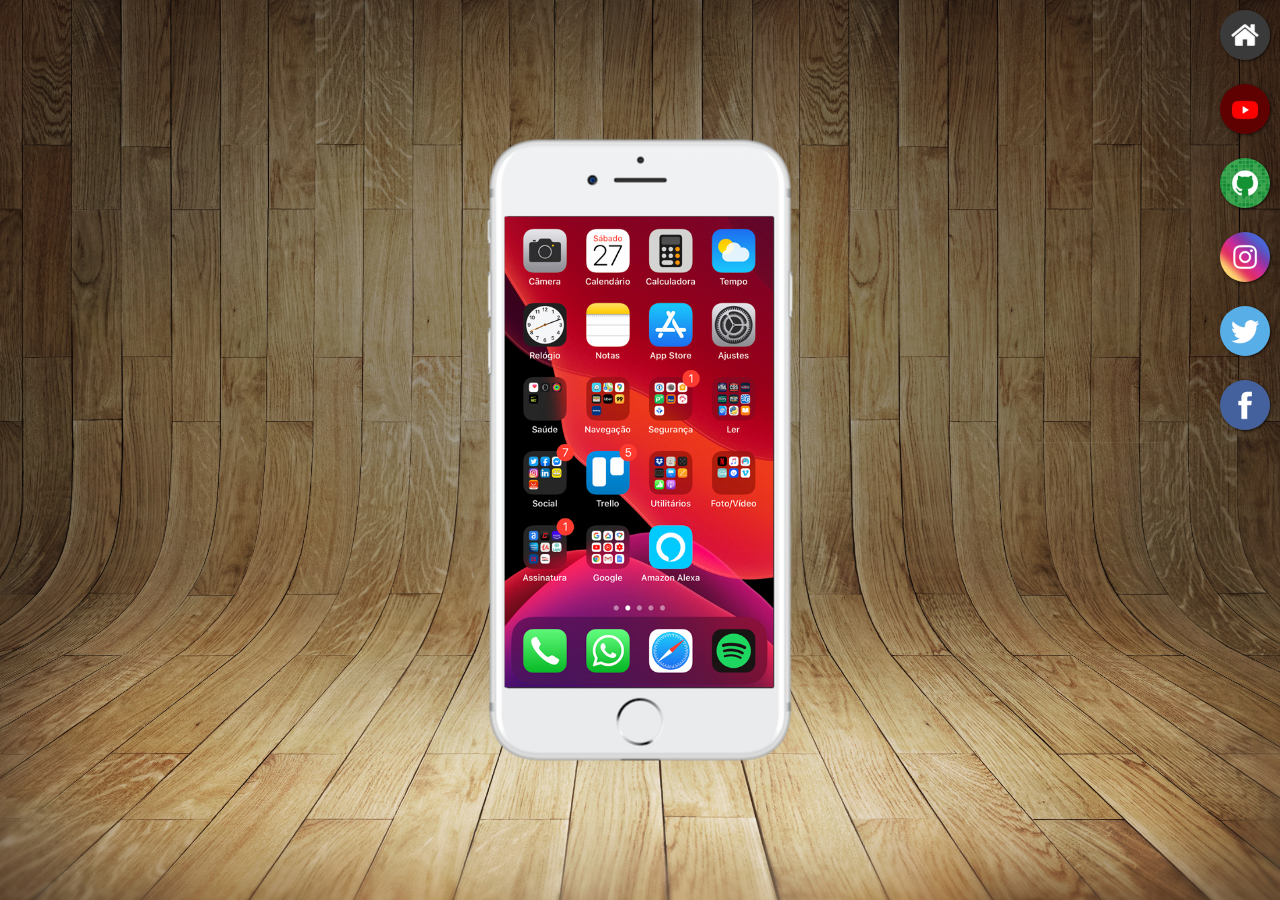
<file: index.html>
<!DOCTYPE html>
<html lang="en">
<head>
    <meta charset="UTF-8">
    <meta name="viewport" content="width=device-width, initial-scale=1.0">
    <title>Projeto Redes Sociais</title>
    <link rel="shortcut icon" href="favicon.ico" type="image/x-icon">
    <link rel="stylesheet" href="style.css">
</head>
<body>
    <main>
        <section id="telefone">
            <iframe src="home.html" name="tela" id="tela" frameborder="0"></iframe>
        </section>


        <section id="menu">
                <a href="home.html" target="tela"><img src="imagens/logo-home.jpg" alt="" class="logo"></a> <br>
                <a href="youtube.html" target="tela"><img src="imagens/logo-youtube.jpg" alt="" class="logo"></a> <br>
                <a href="github.html" target="tela"><img src="imagens/logo-github.jpg" alt="" class="logo"></a> <br>
                <a href="instagram.html" target="tela"><img src="imagens/logo-instagram.jpg" alt="" class="logo"></a> <br>
                <a href="twitter.html" target="tela"><img src="imagens/logo-twitter.jpg" alt="" class="logo"></a> <br>
                <a href="facebook.html" target="tela"><img src="imagens/logo-facebook.jpg" alt="" class="logo"></a> <br>
        </section>
    </main>
</body>
</html>
</file>
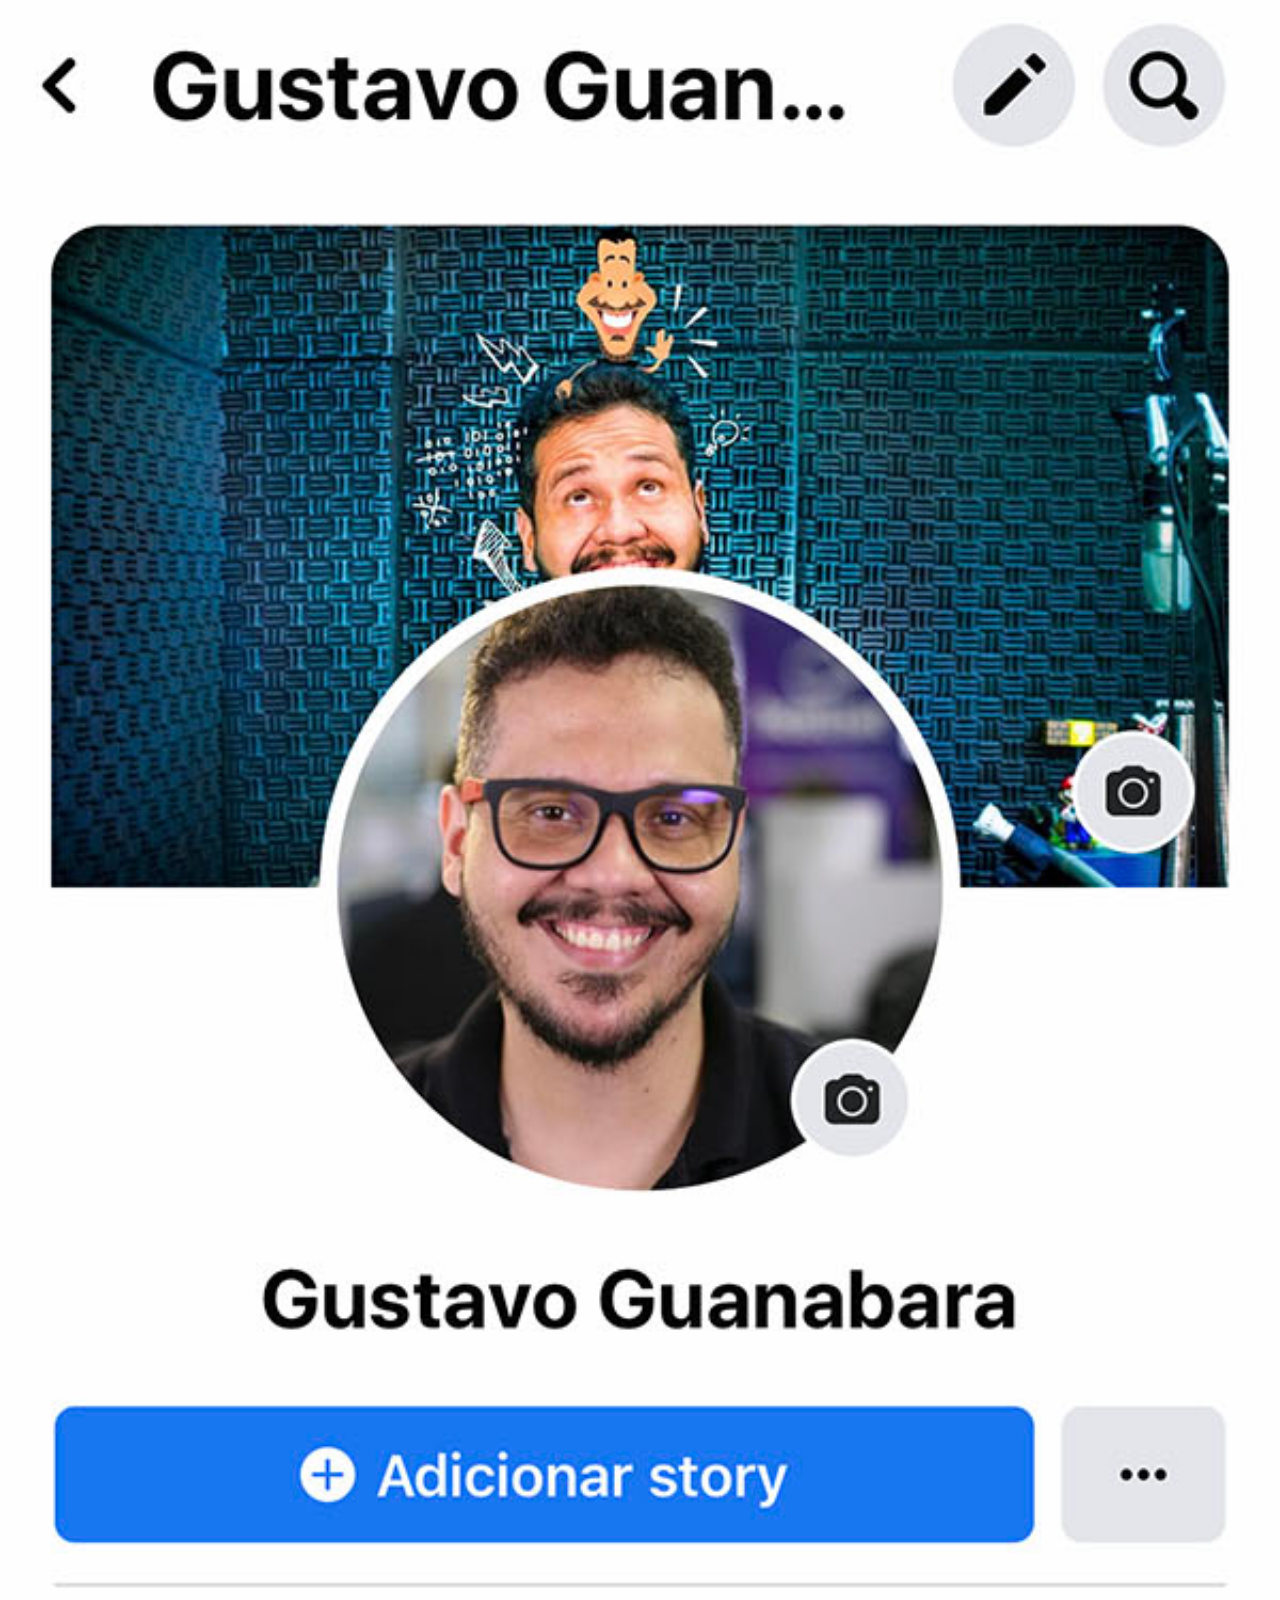
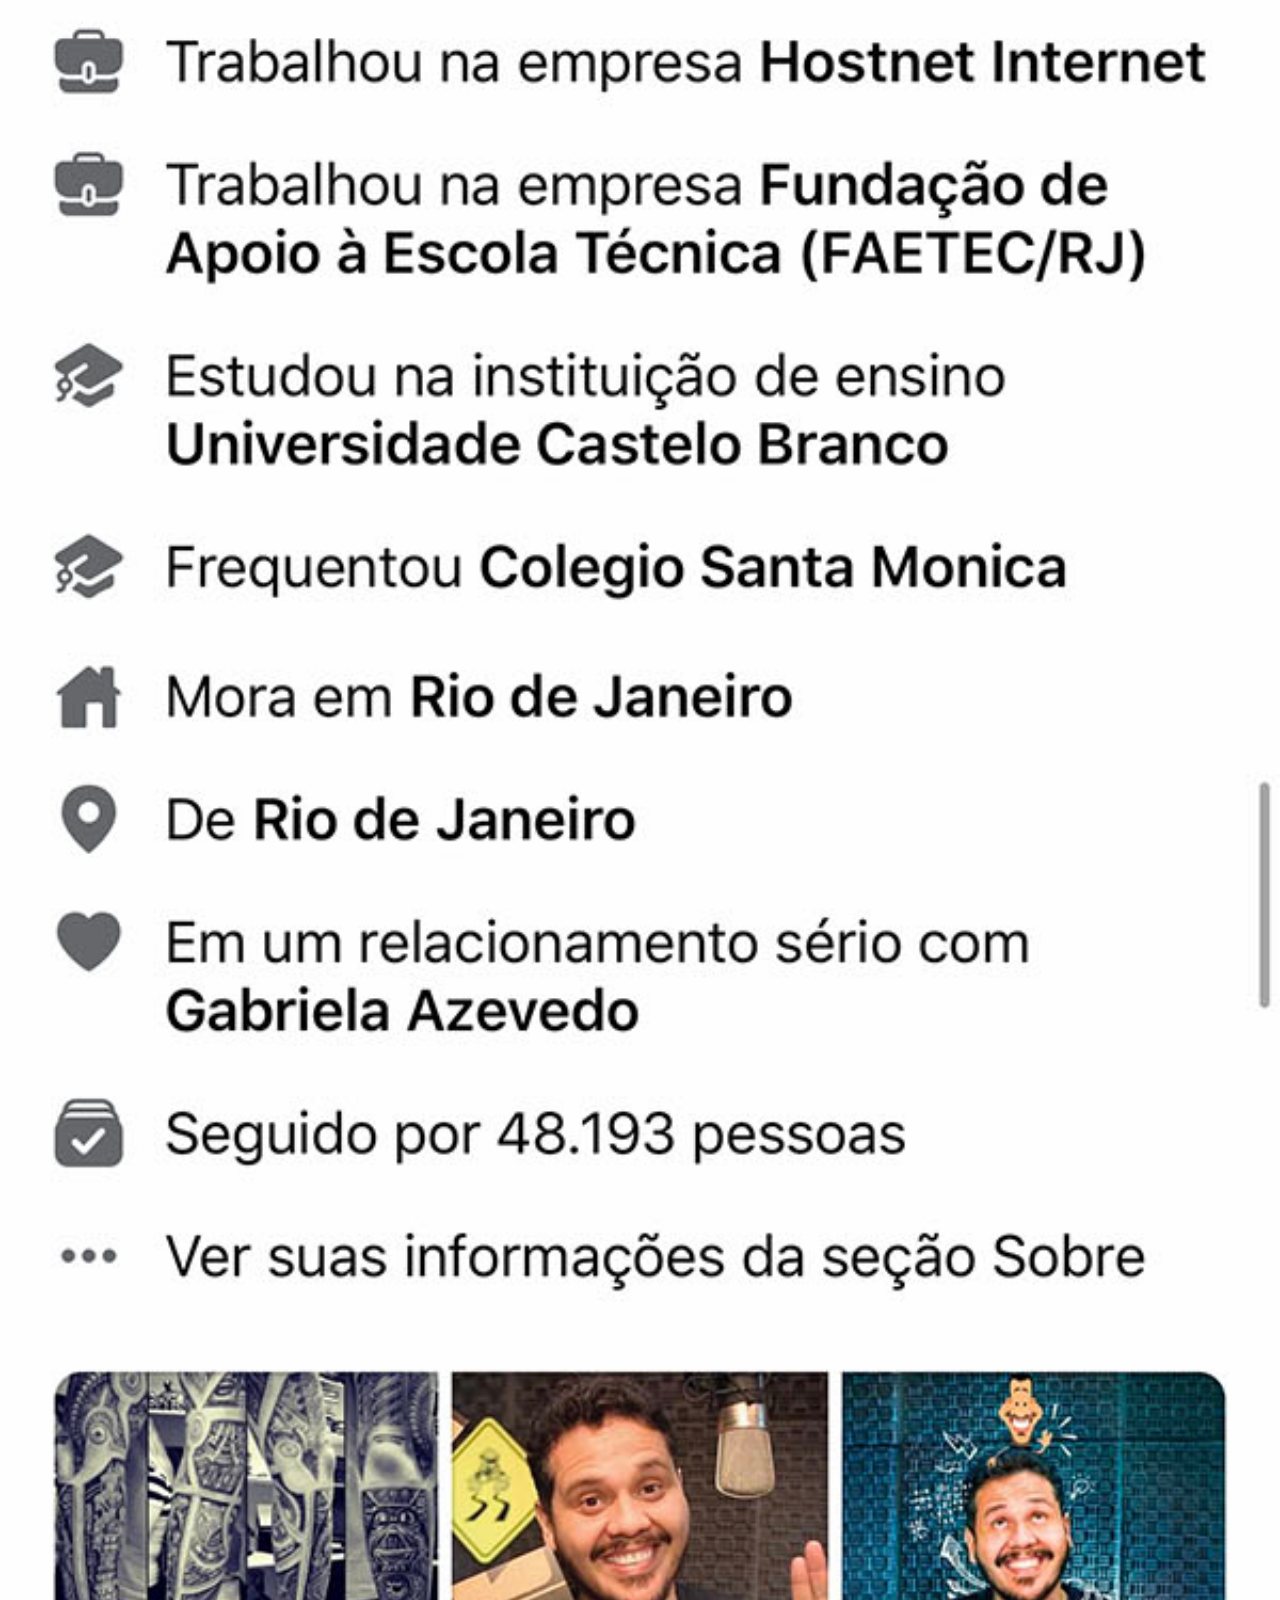
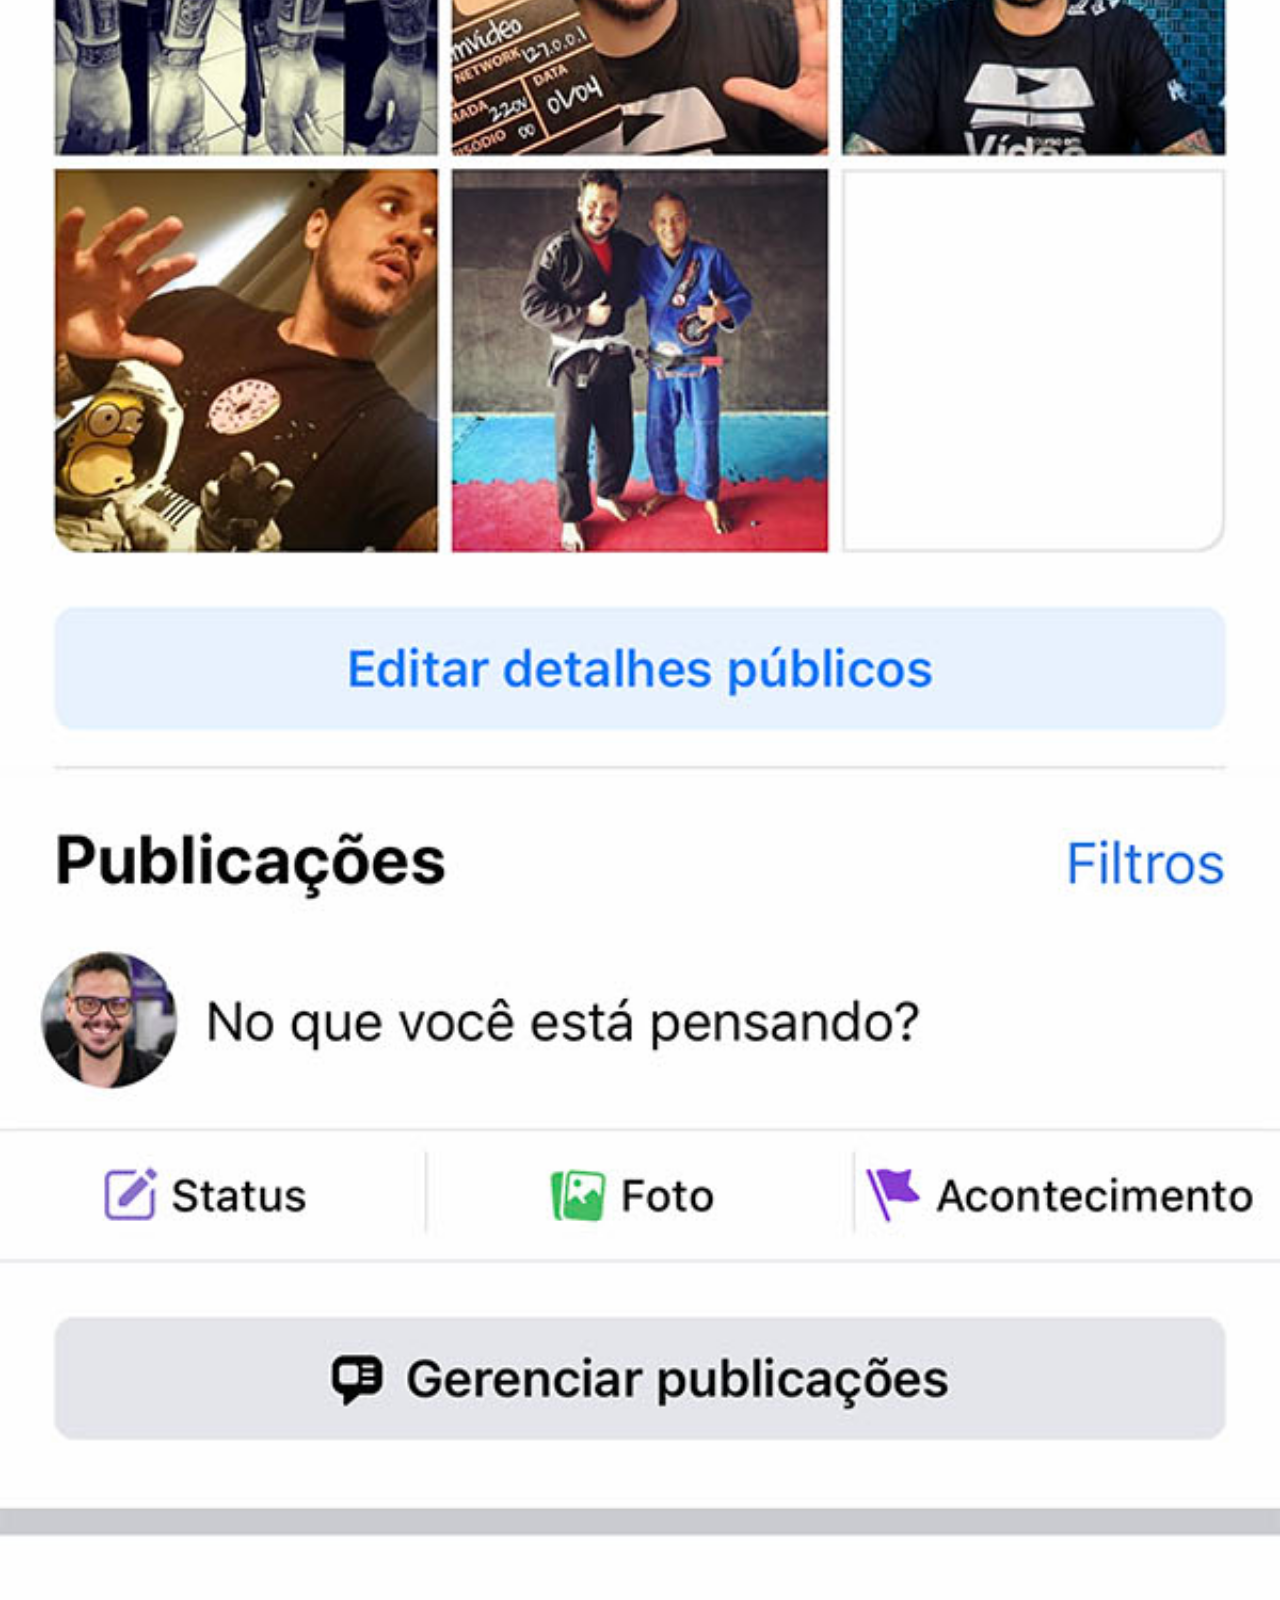
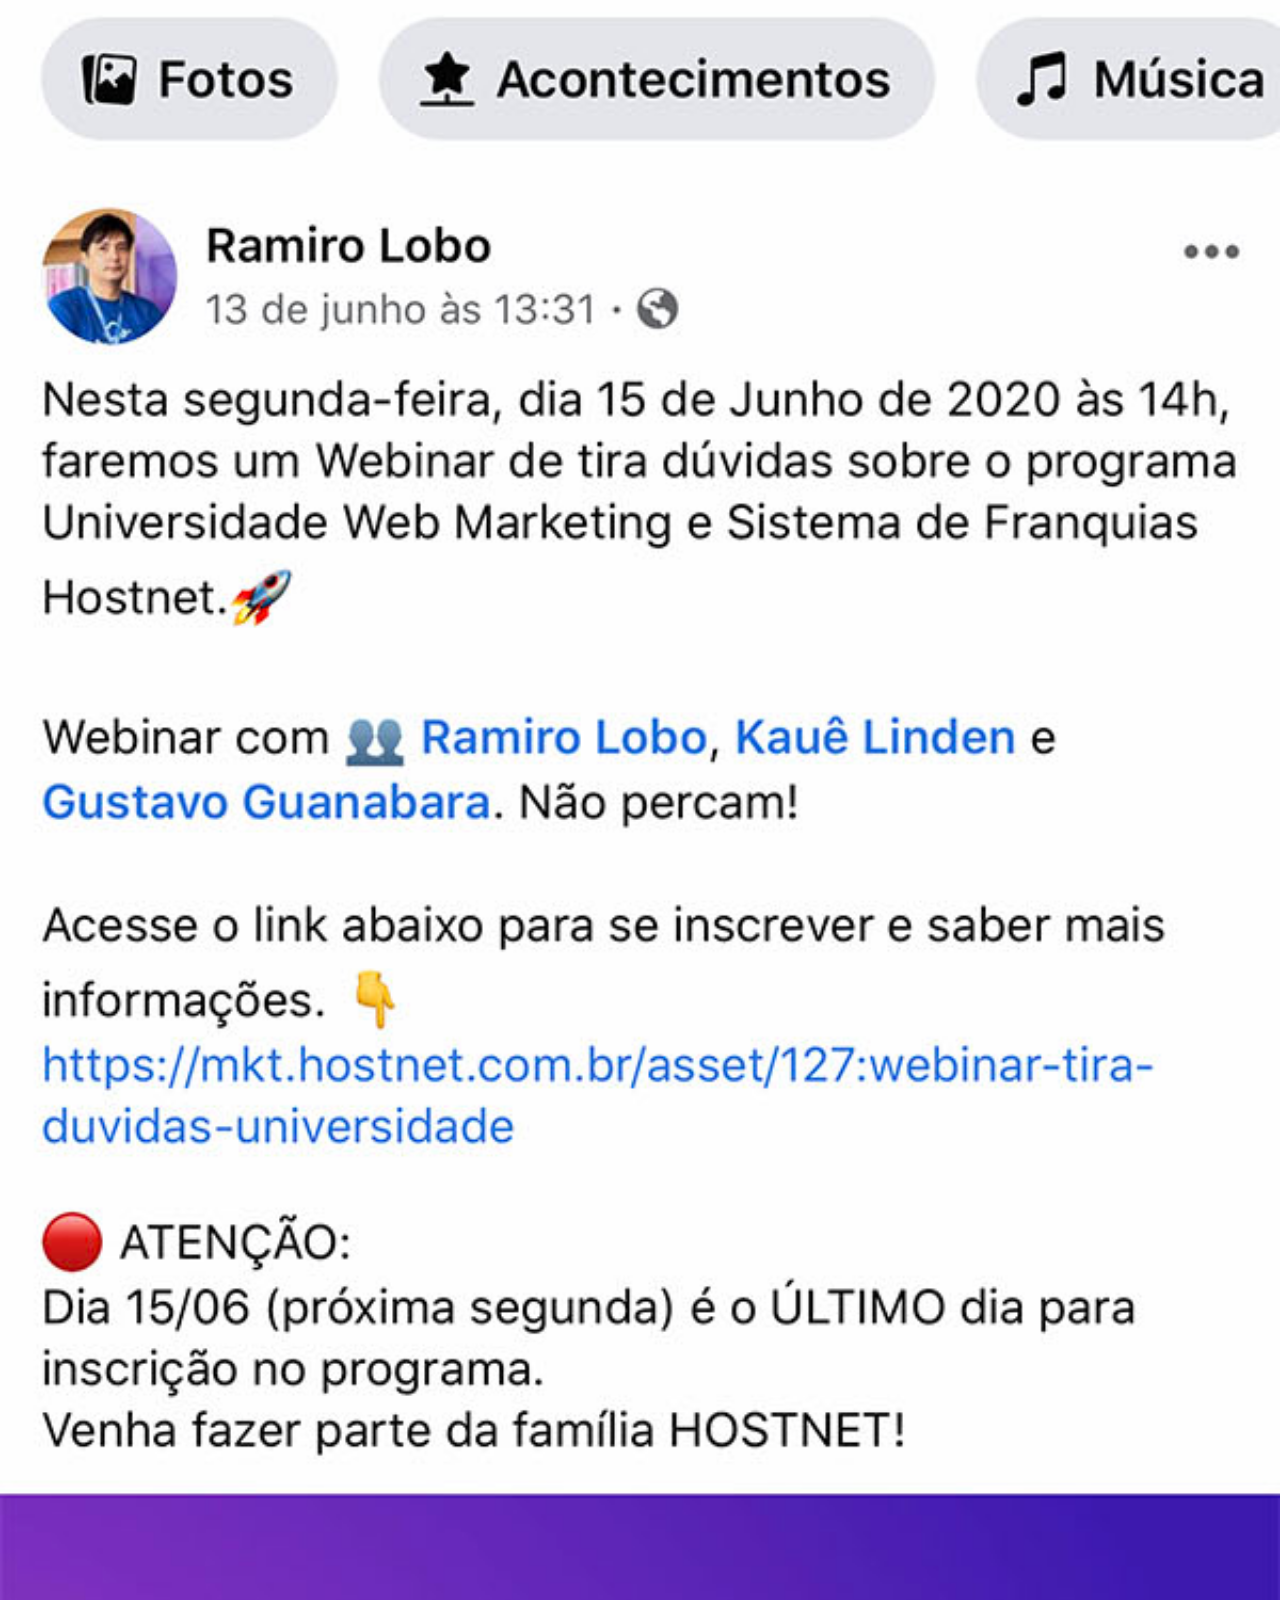
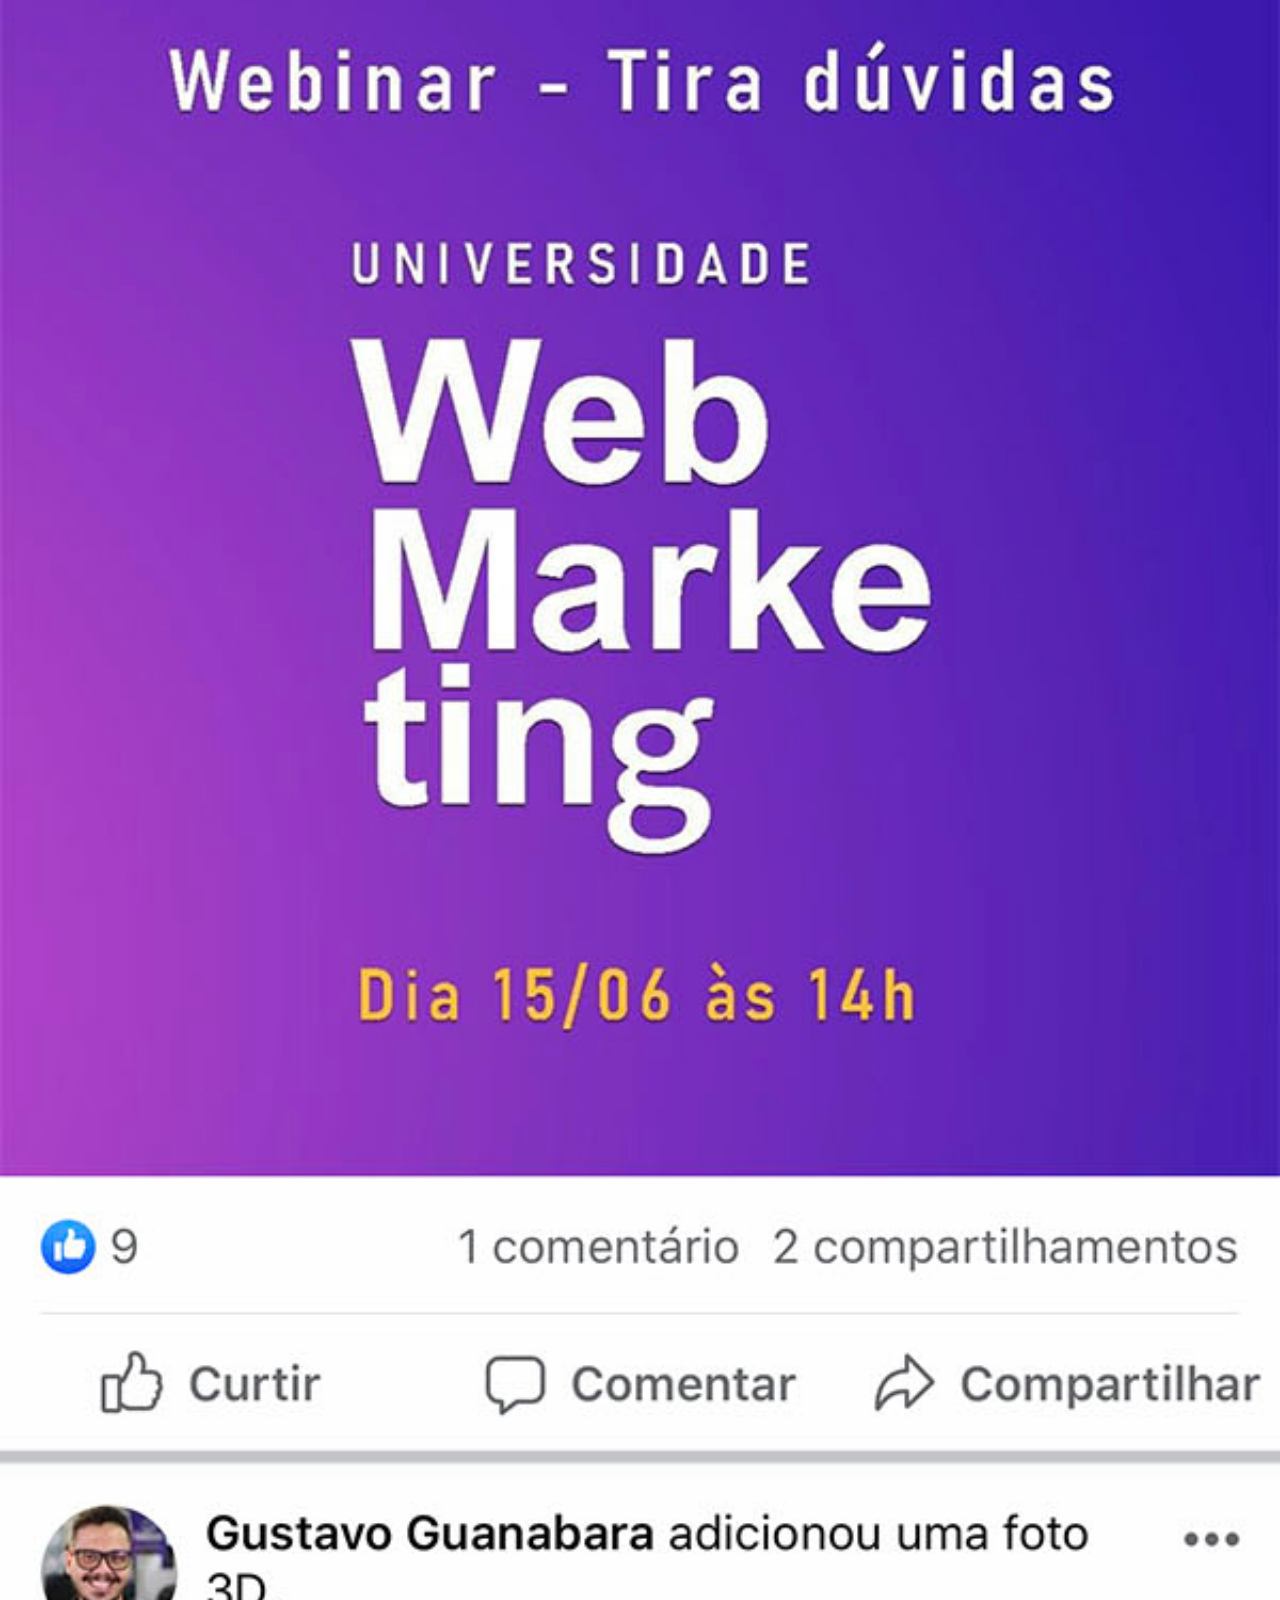
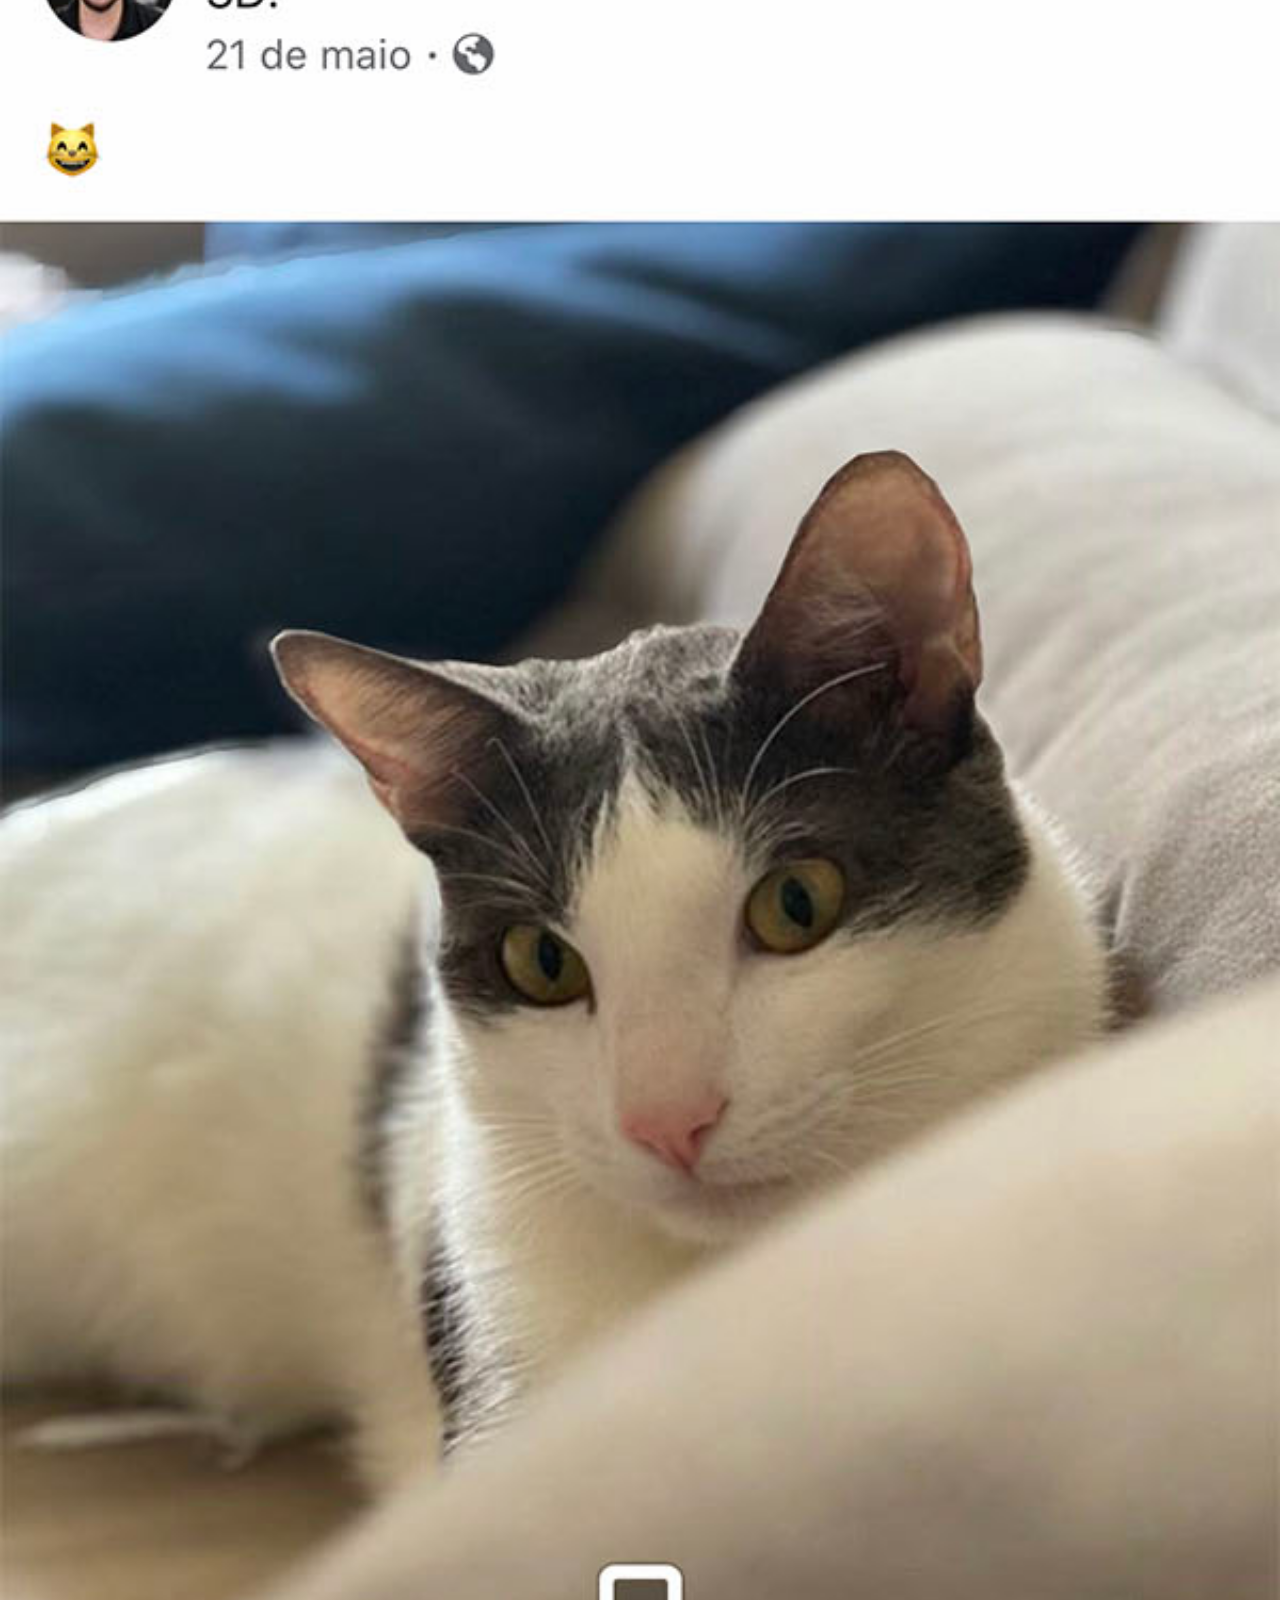
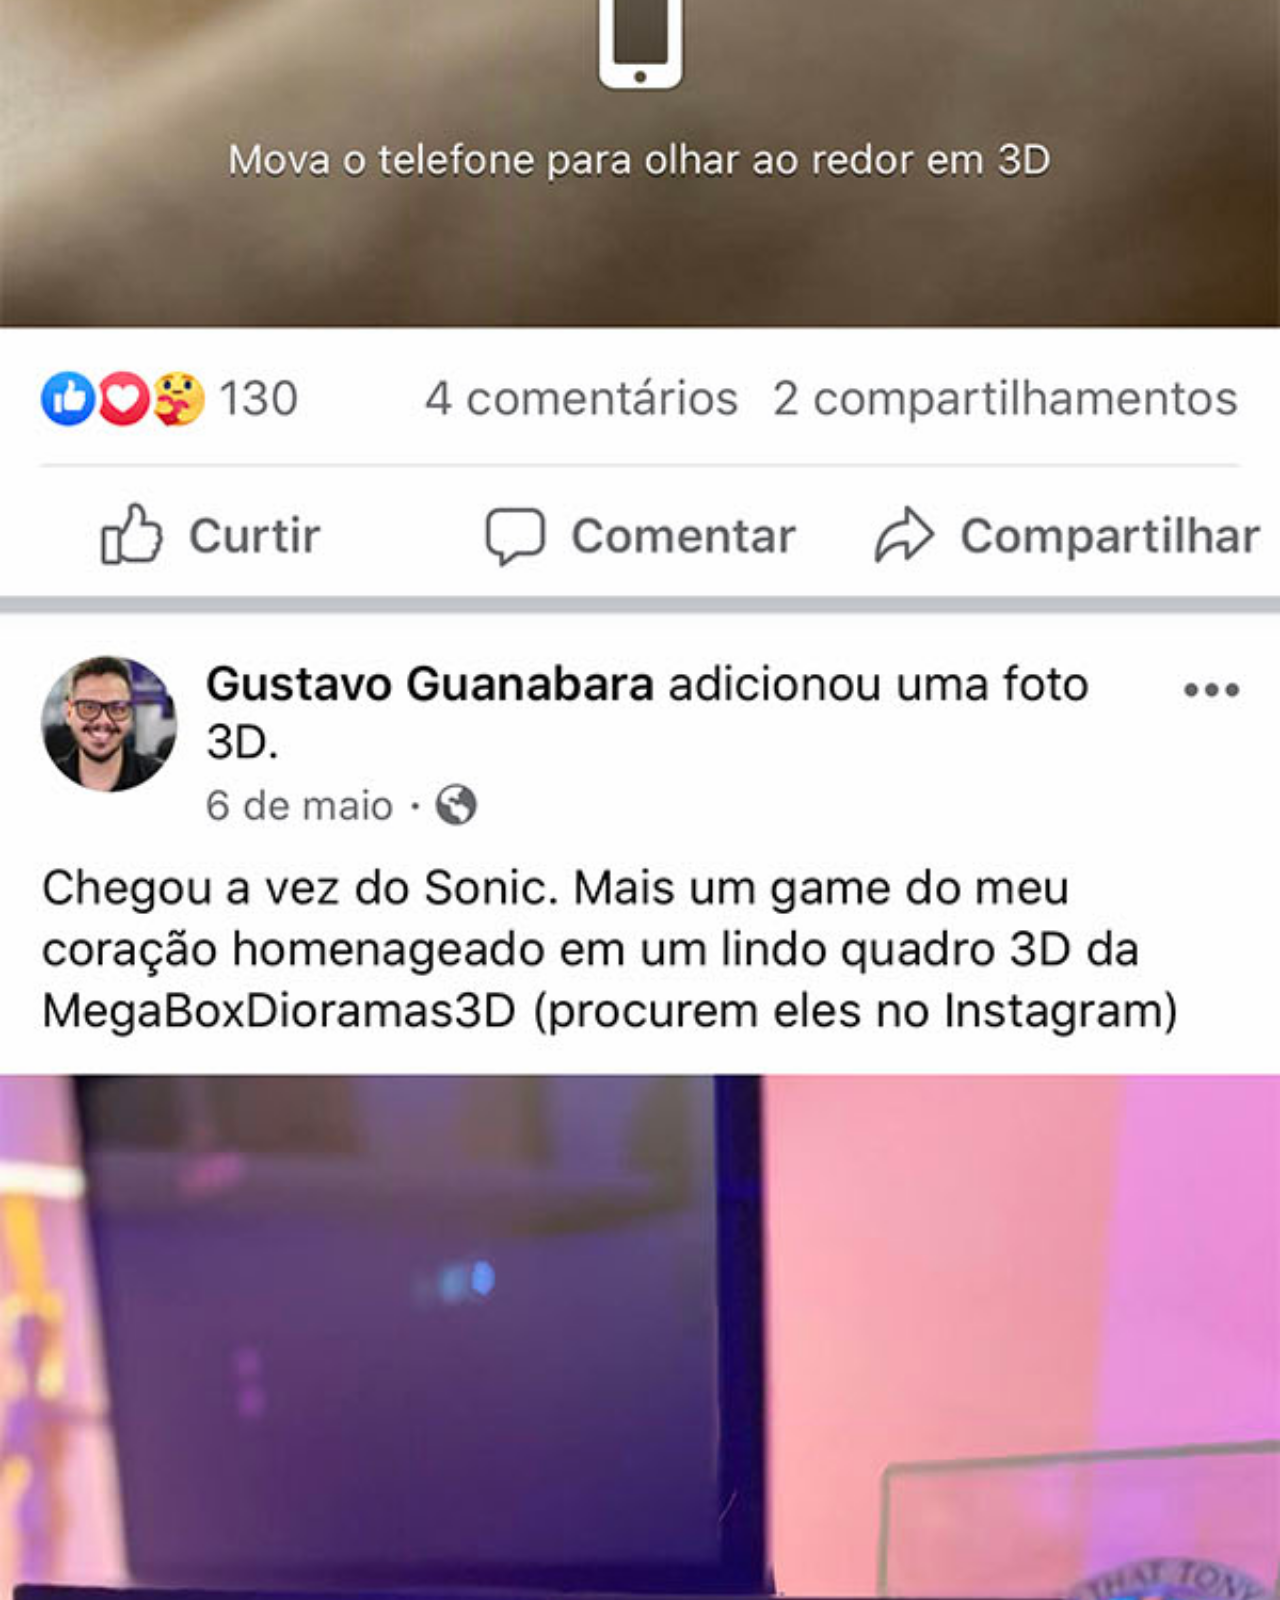
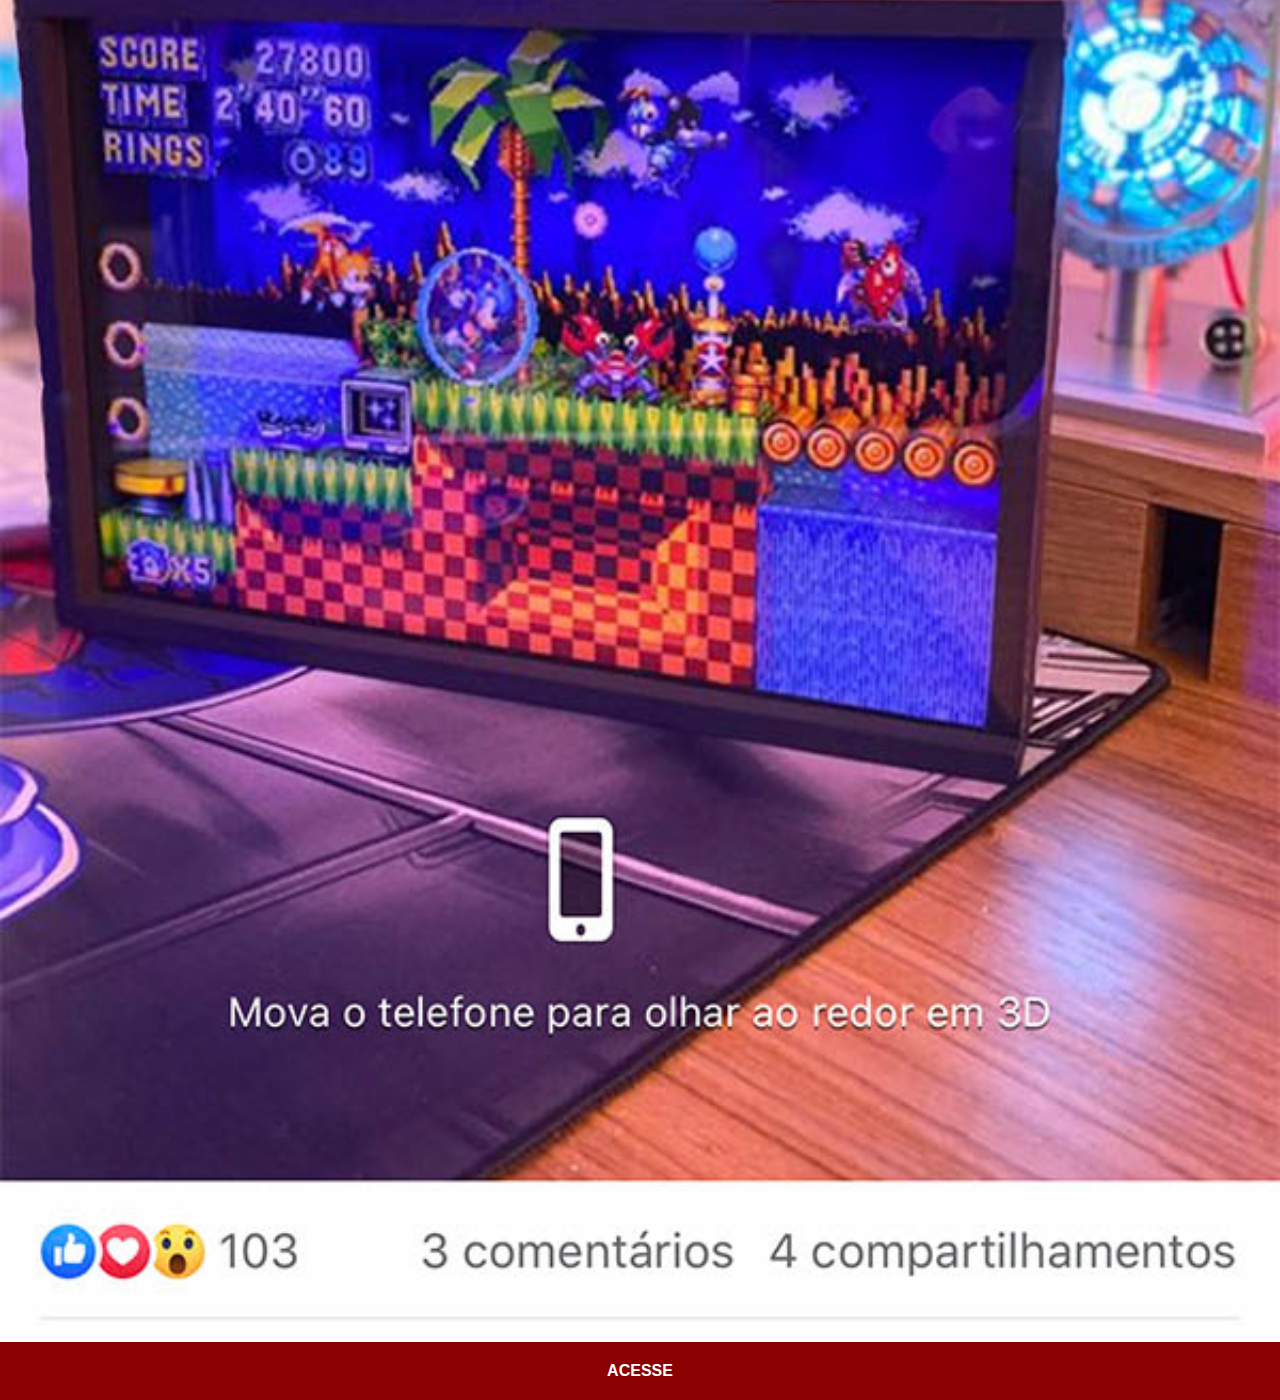
<file: facebook.html>
<!DOCTYPE html>
<html lang="en">
<head>
    <meta charset="UTF-8">
    <meta name="viewport" content="width=device-width, initial-scale=1.0">
    <title>Facebook</title>
    <link rel="stylesheet" href="style2.css">
</head>
<body>
    <img src="imagens/tela-facebook.jpg" alt="foto-facebook">
    <a href="https://www.facebook.com/cursoemvideo/" target="_blank">ACESSE</a>
</body>
</html>
</file>
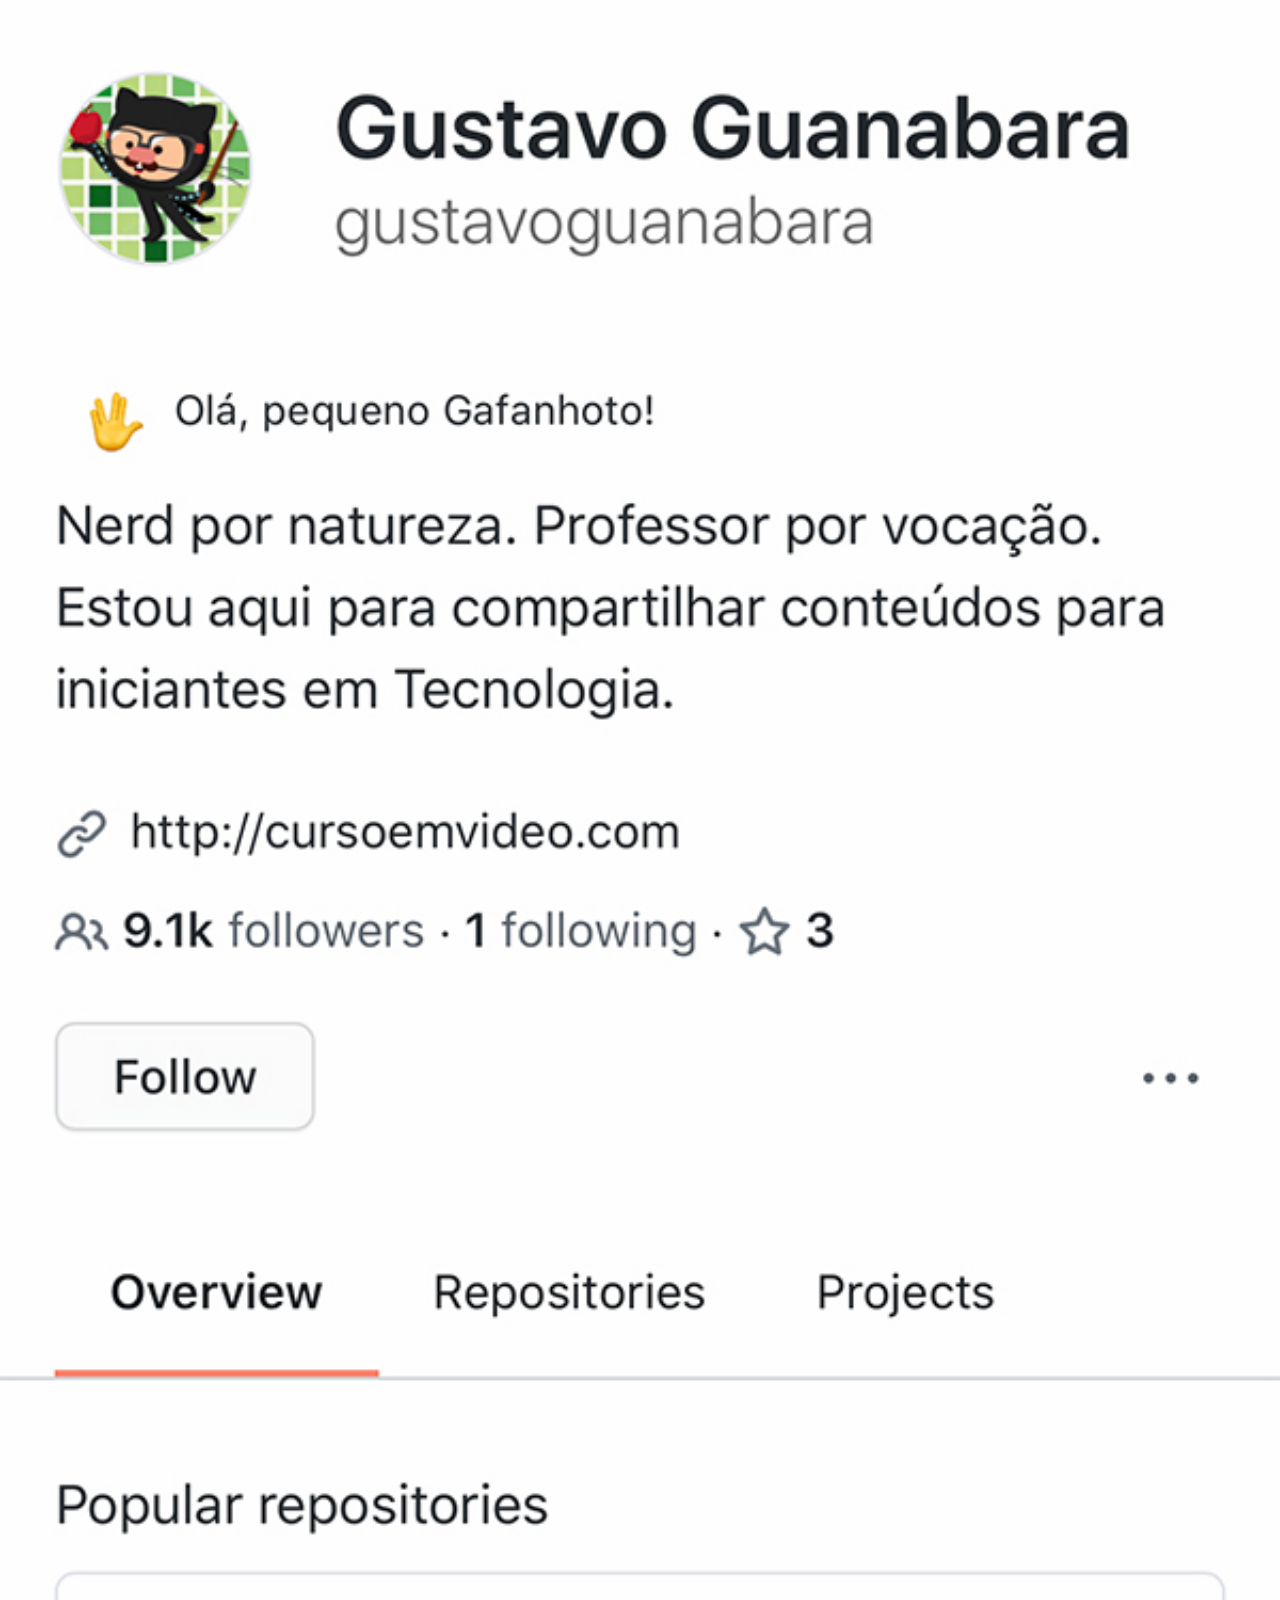
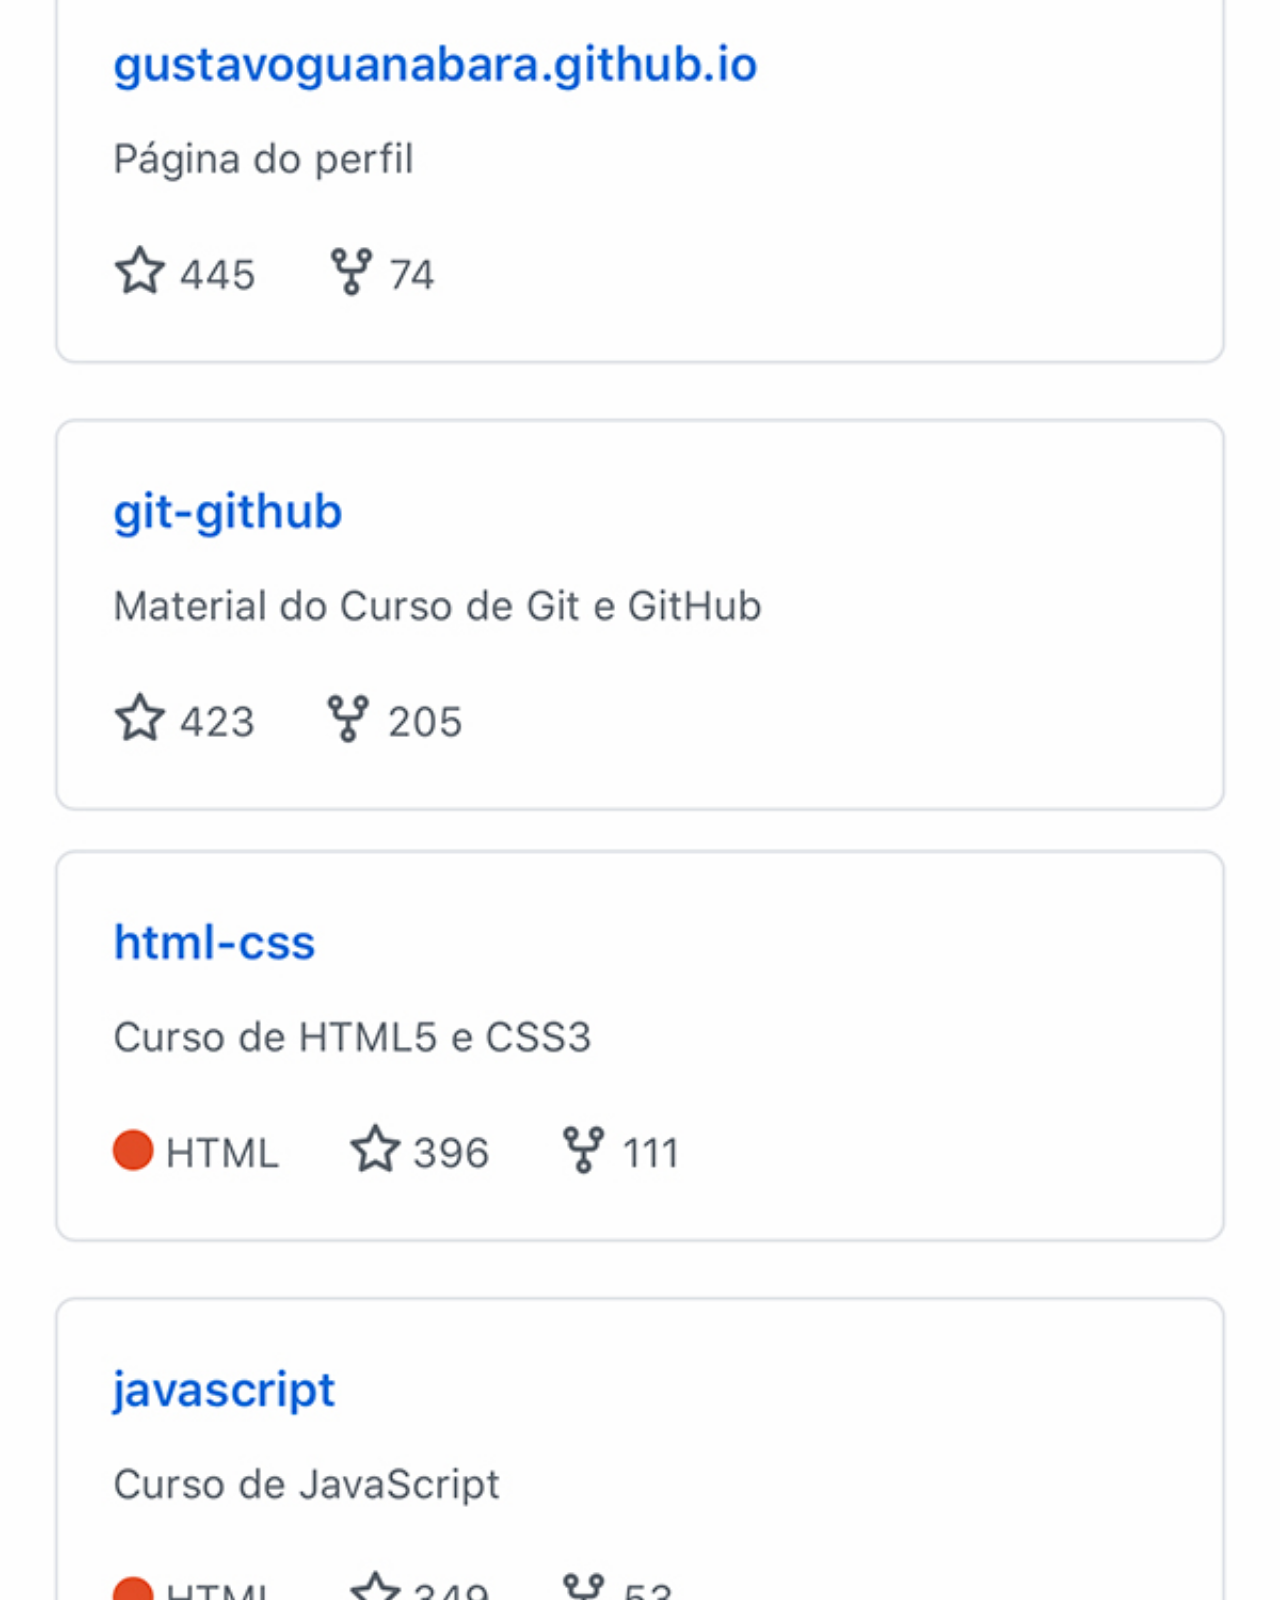
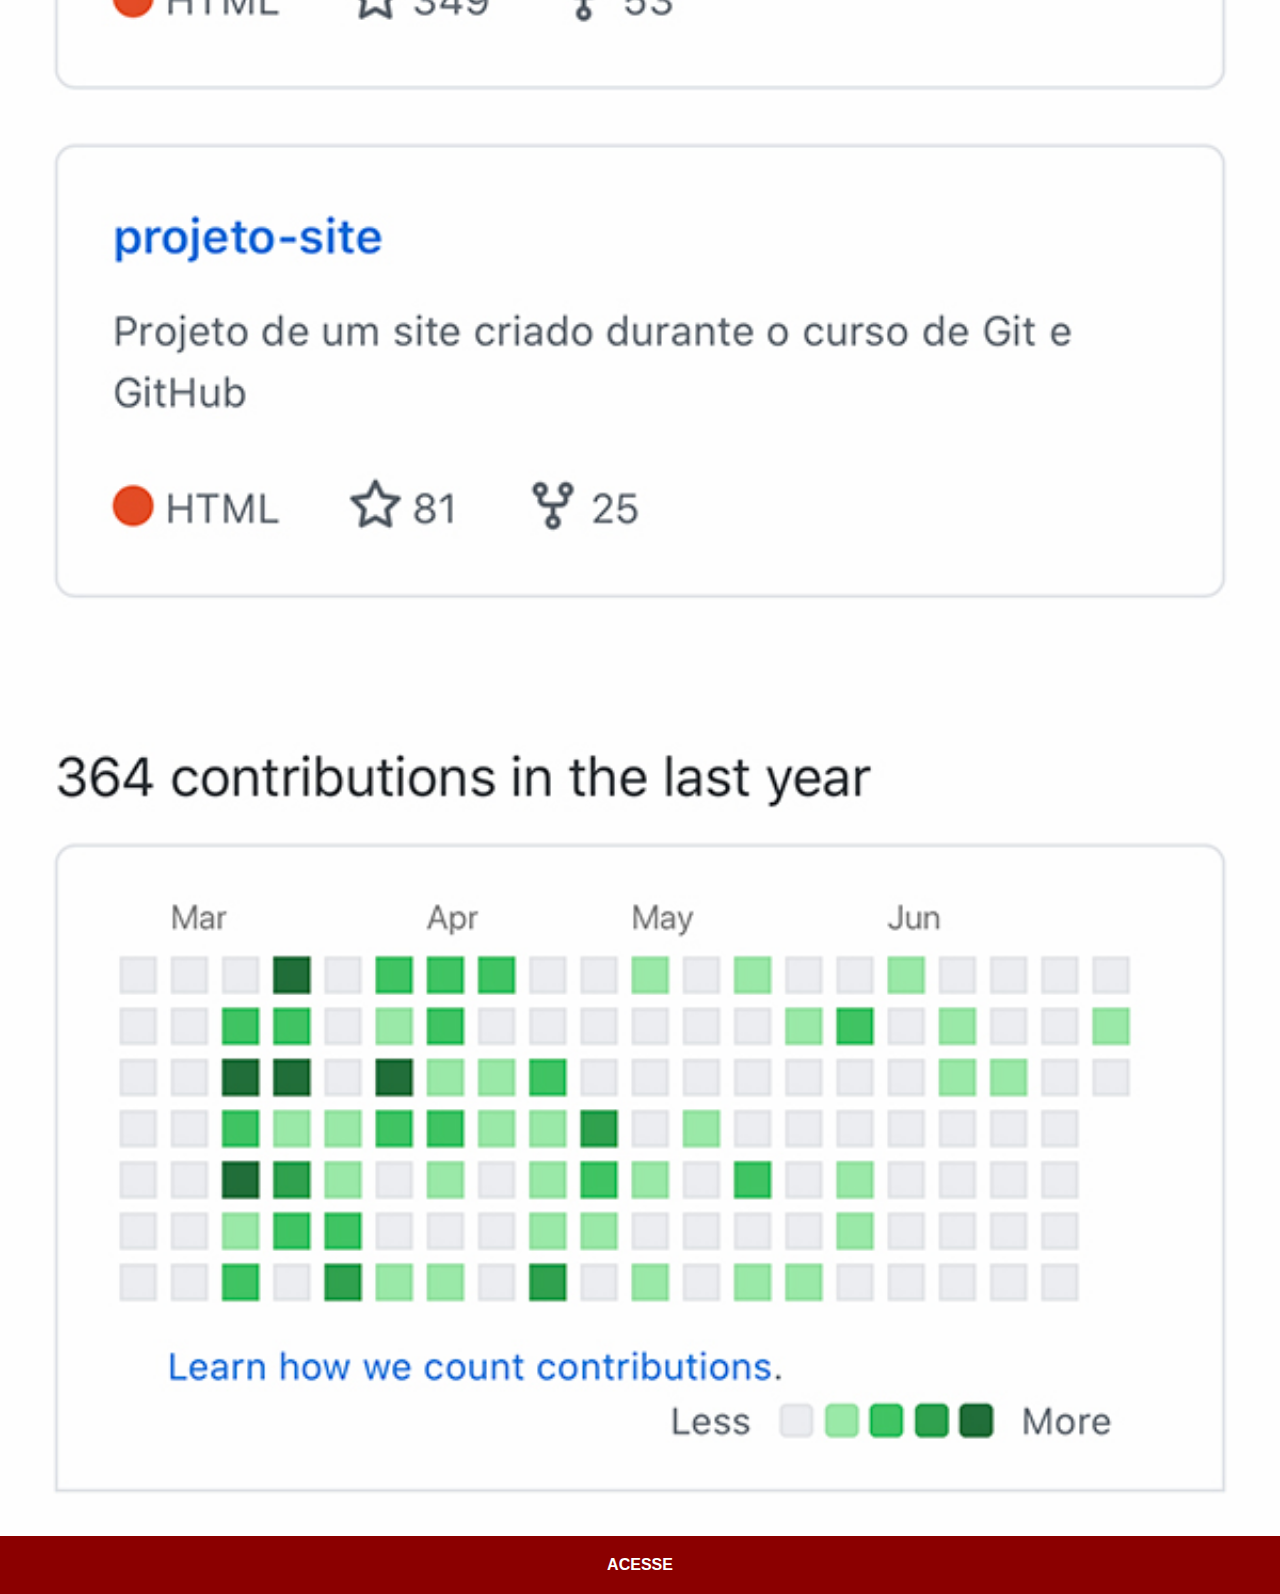
<file: github.html>
<!DOCTYPE html>
<html lang="pt-br">
<head>
    <meta charset="UTF-8">
    <meta name="viewport" content="width=device-width, initial-scale=1.0">
    <title>Github</title>
    <link rel="stylesheet" href="style2.css">
</head>
<body>
    <img src="imagens/tela-github.jpg" alt="foto-github">
    <a href="https://github.com/cursoemvideo/" target="_blank">ACESSE</a>
</body>
</html>
</file>
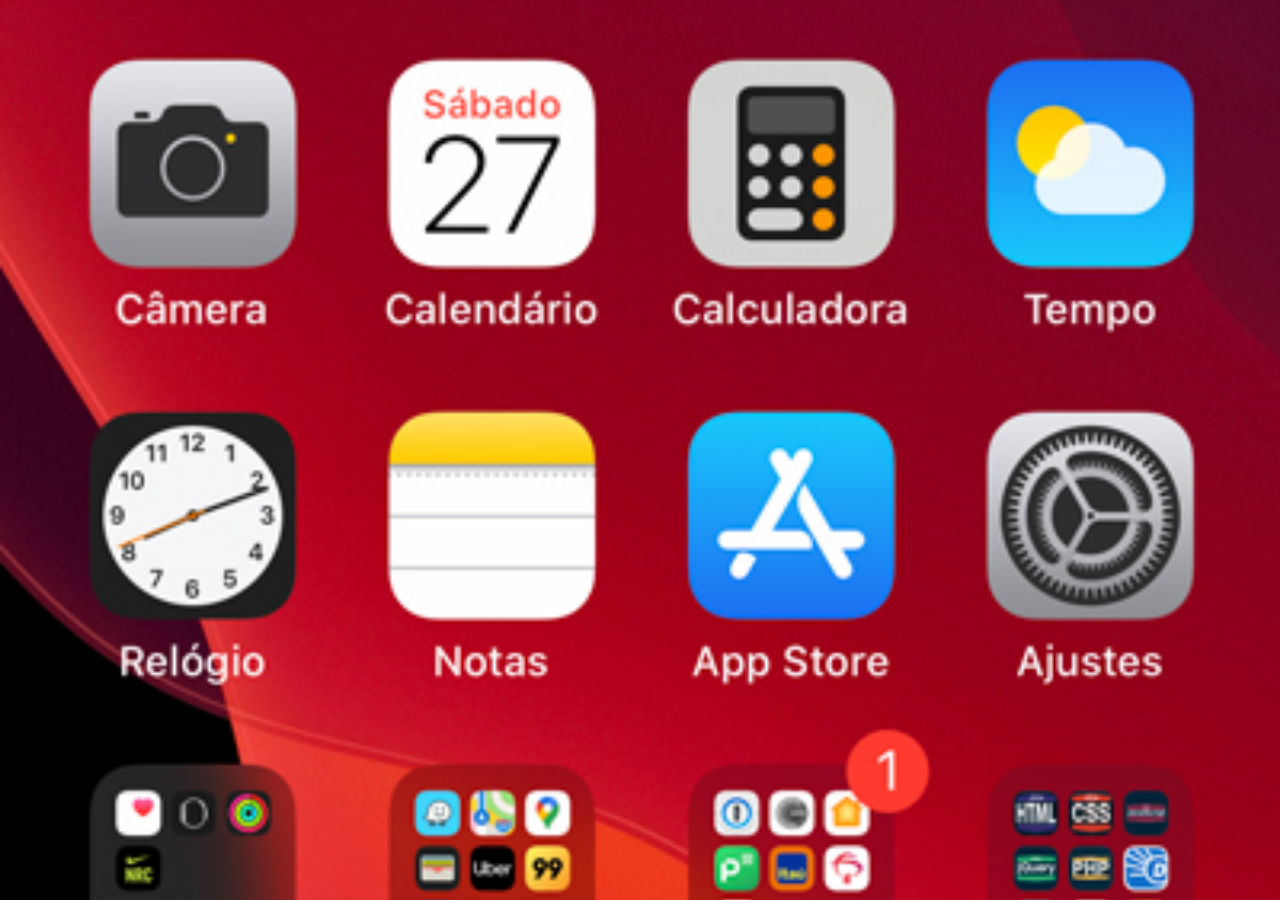
<file: home.html>
<!DOCTYPE html>
<html lang="pt-br">
<head>
    <meta charset="UTF-8">
    <meta name="viewport" content="width=device-width, initial-scale=1.0">
    <title>Home</title>
    <style>
        *{
            margin: 0px;
            padding: 0px;
        }

        body{
            height: 100vh;
            width: 100vw;
            background: black url(imagens/tela-home.jpg) no-repeat top center;
            background-size: cover;
        }
    </style>
</head>
<body>
    
</body>
</html>
</file>
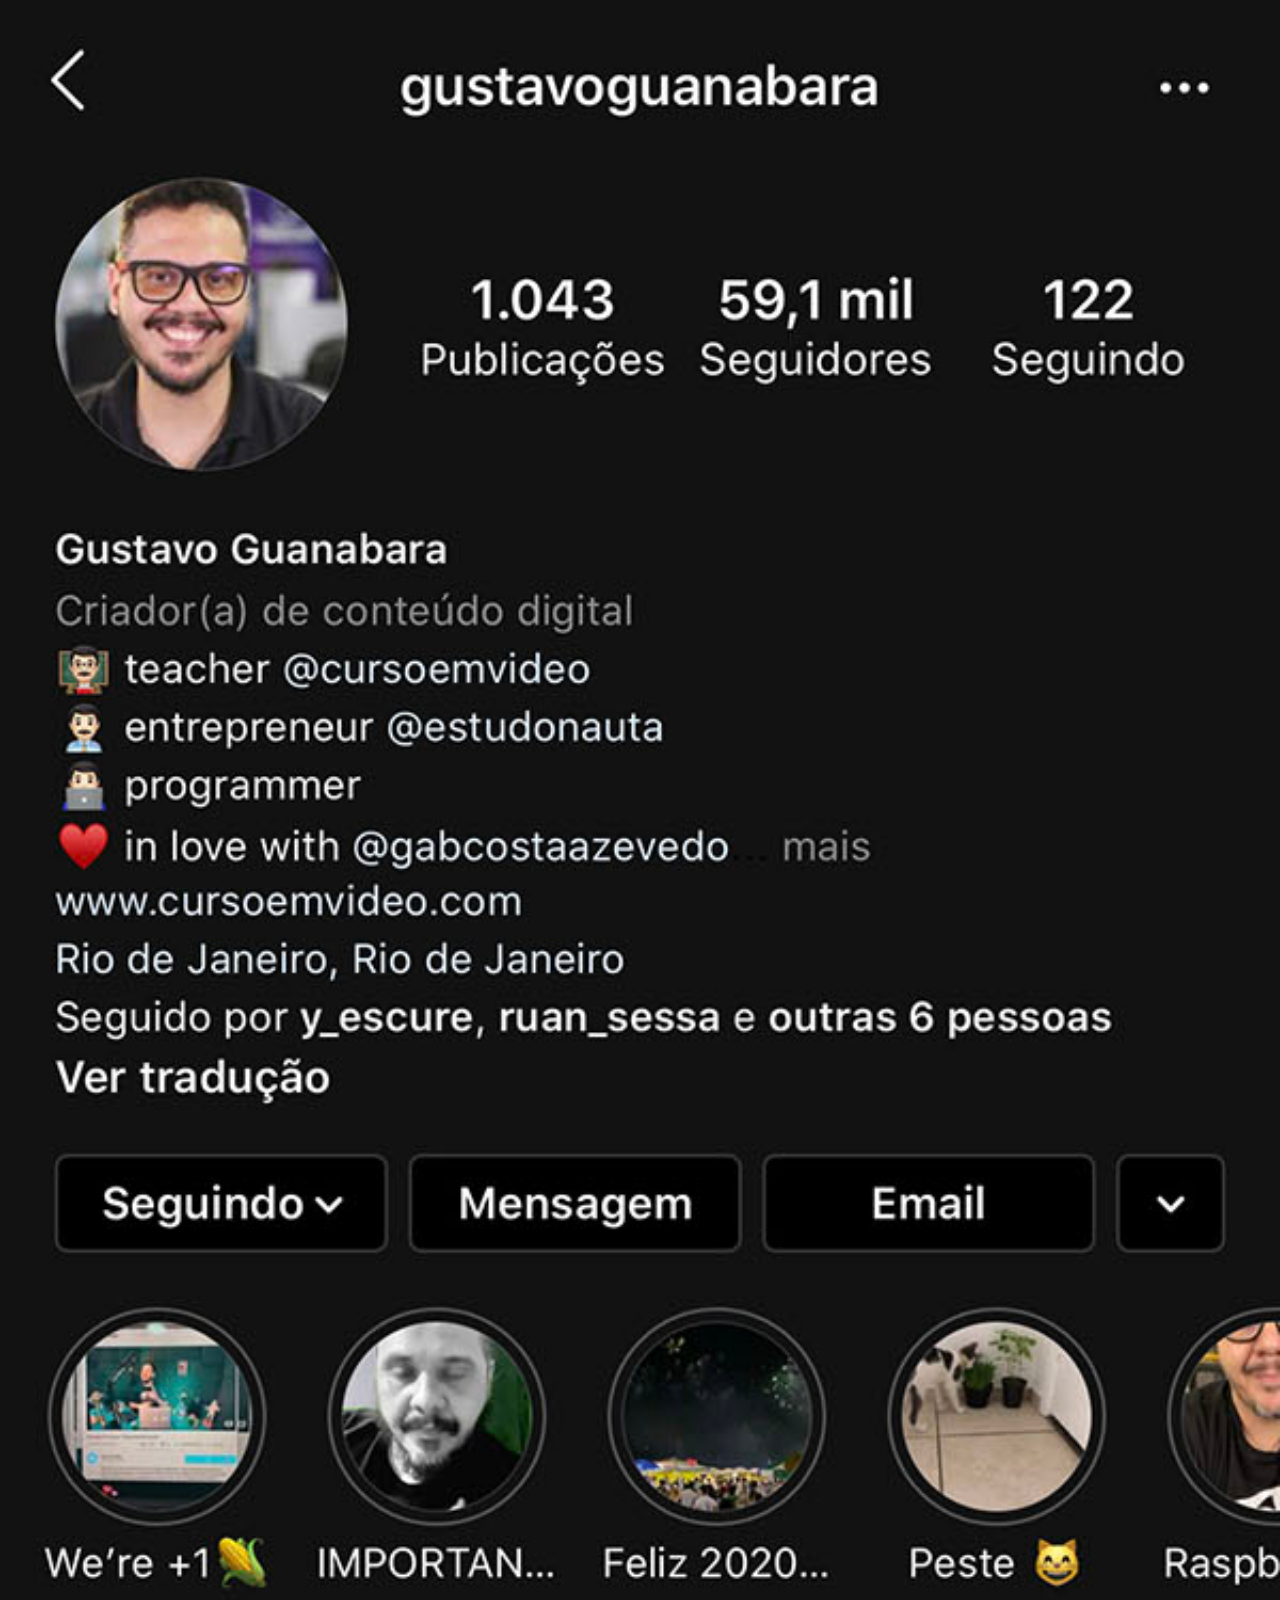
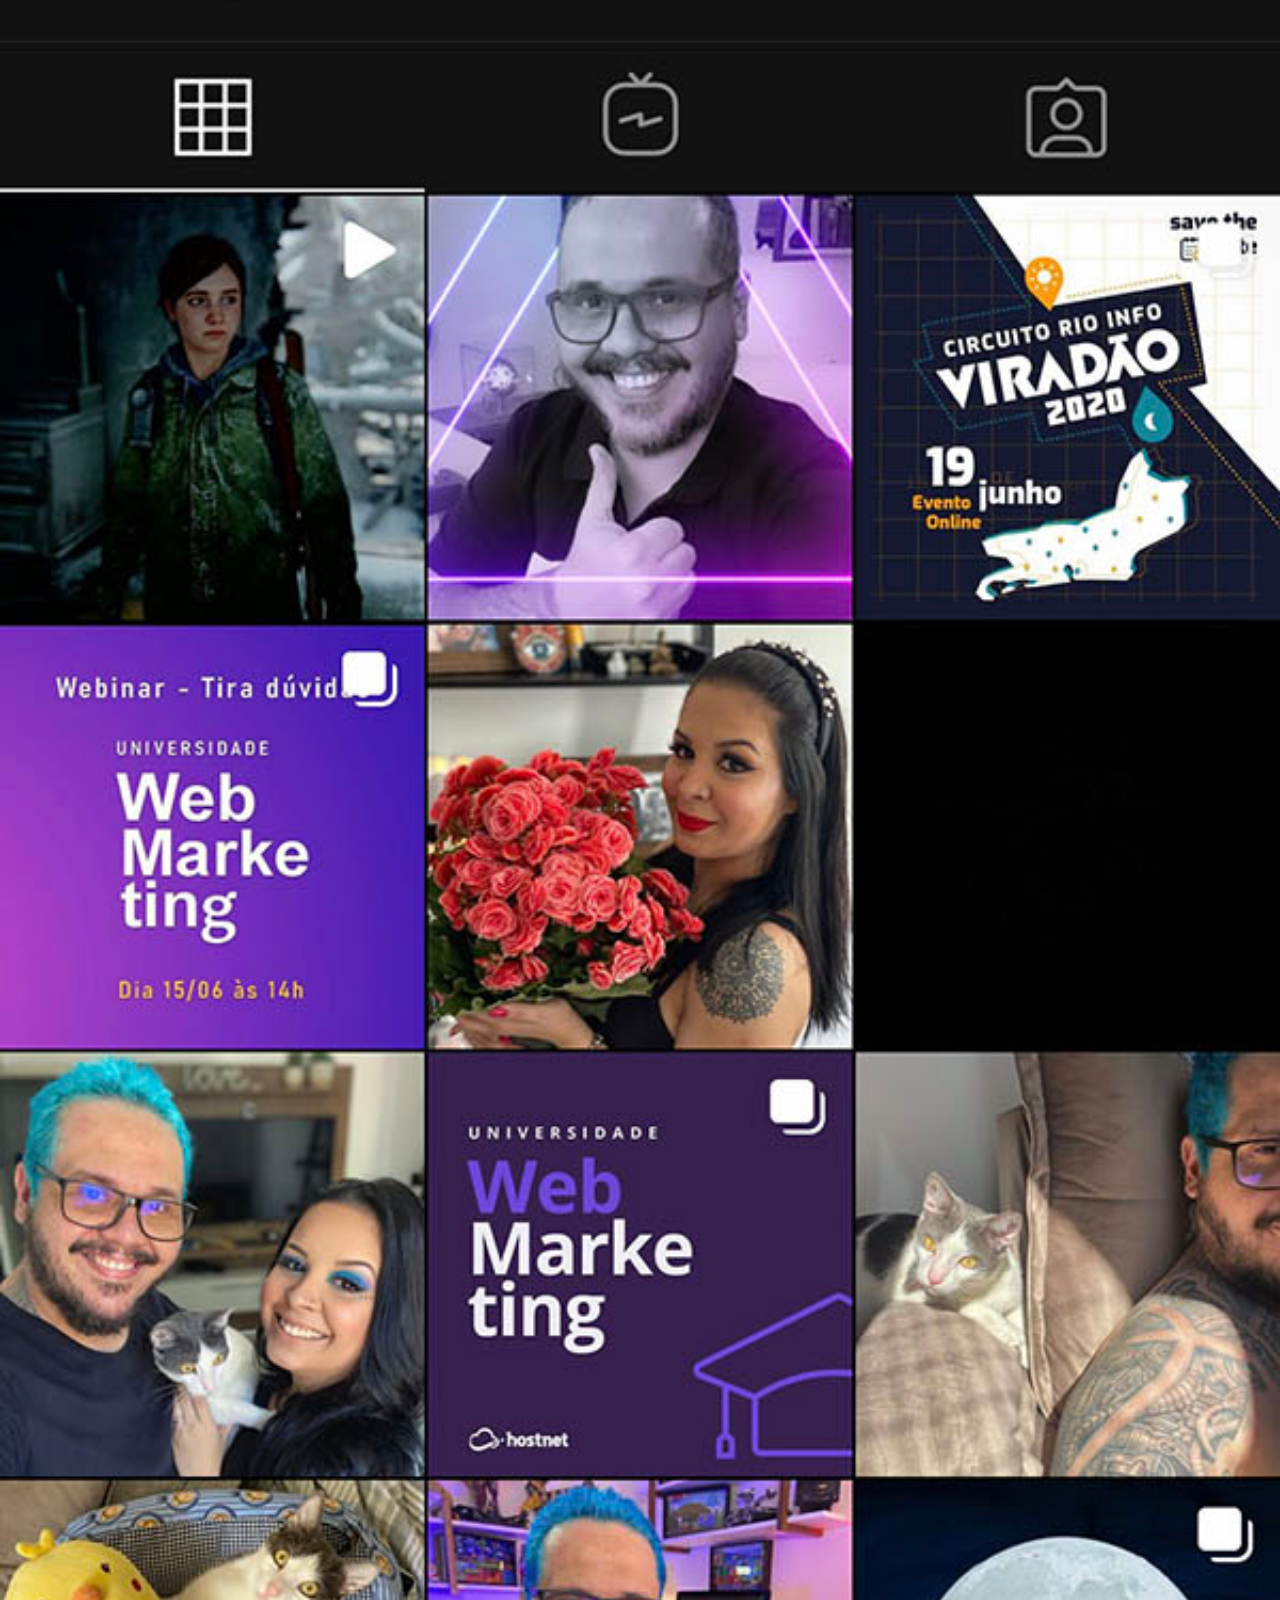
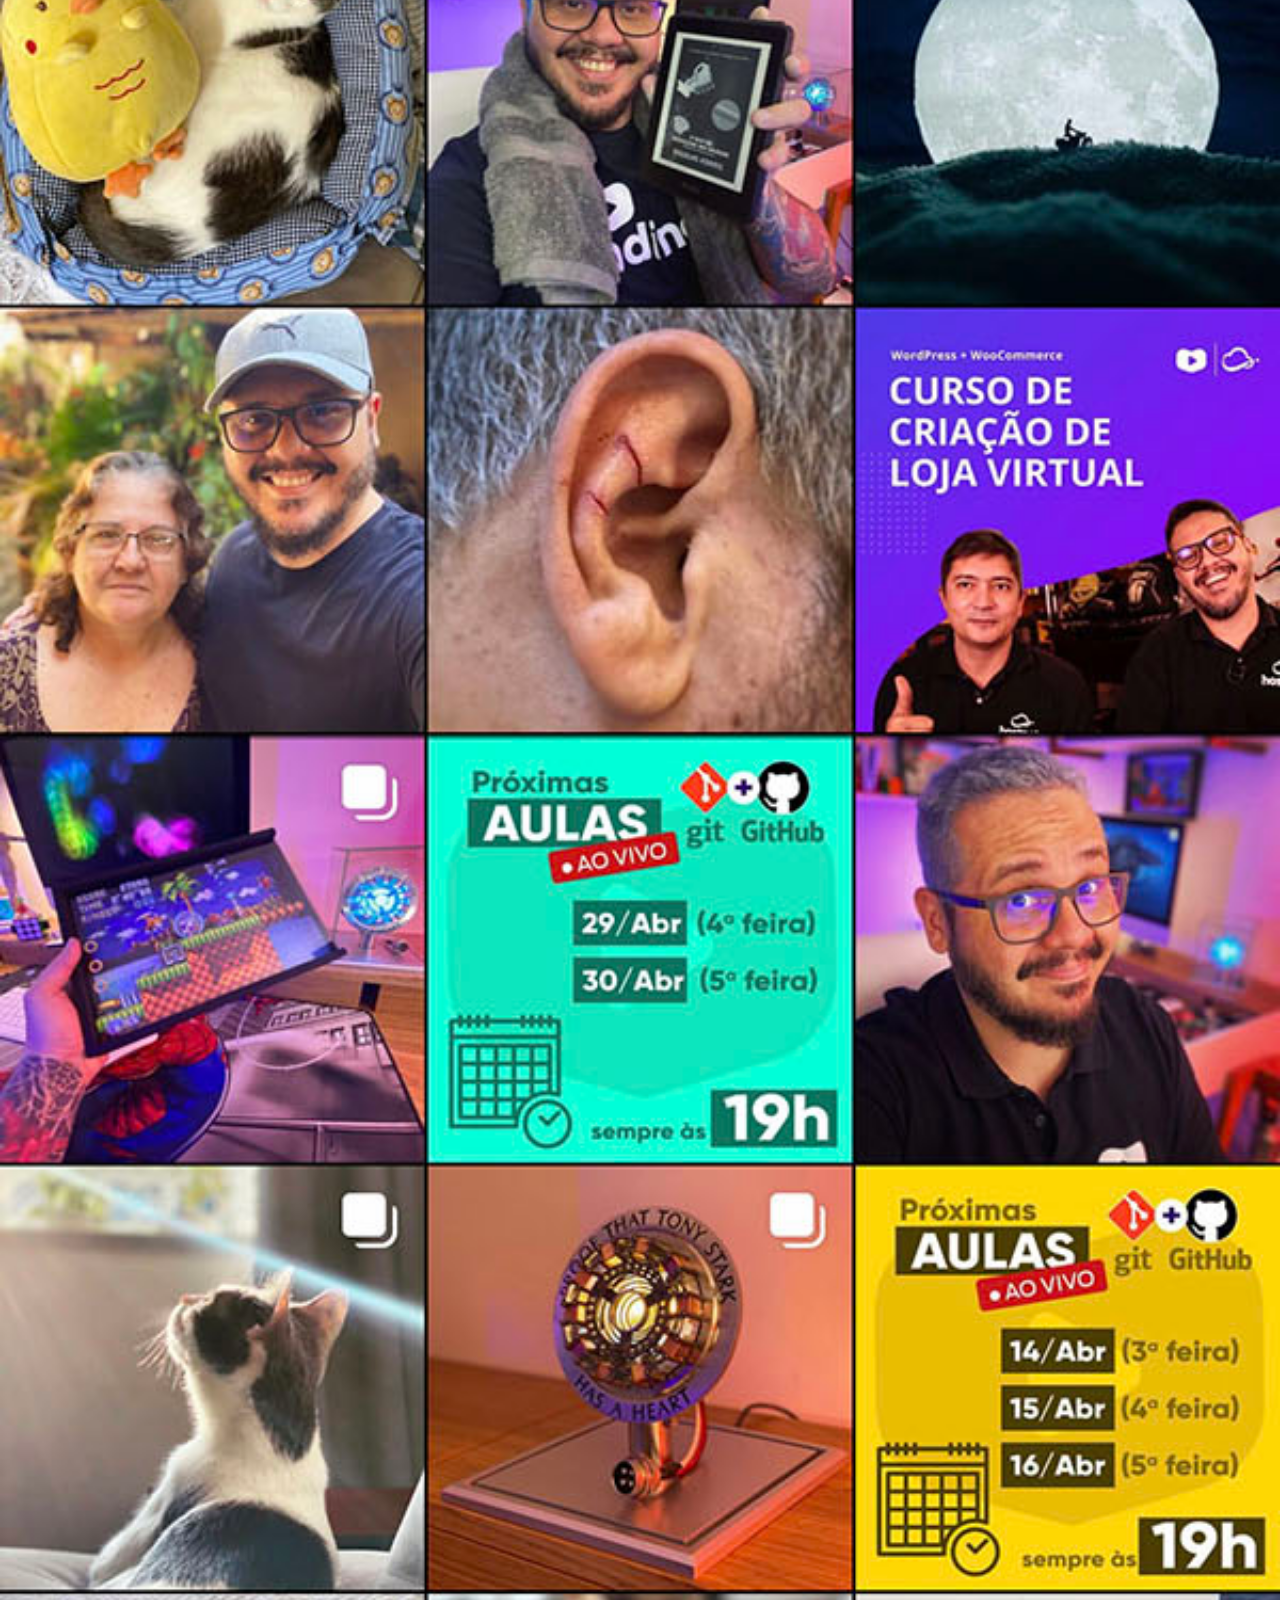
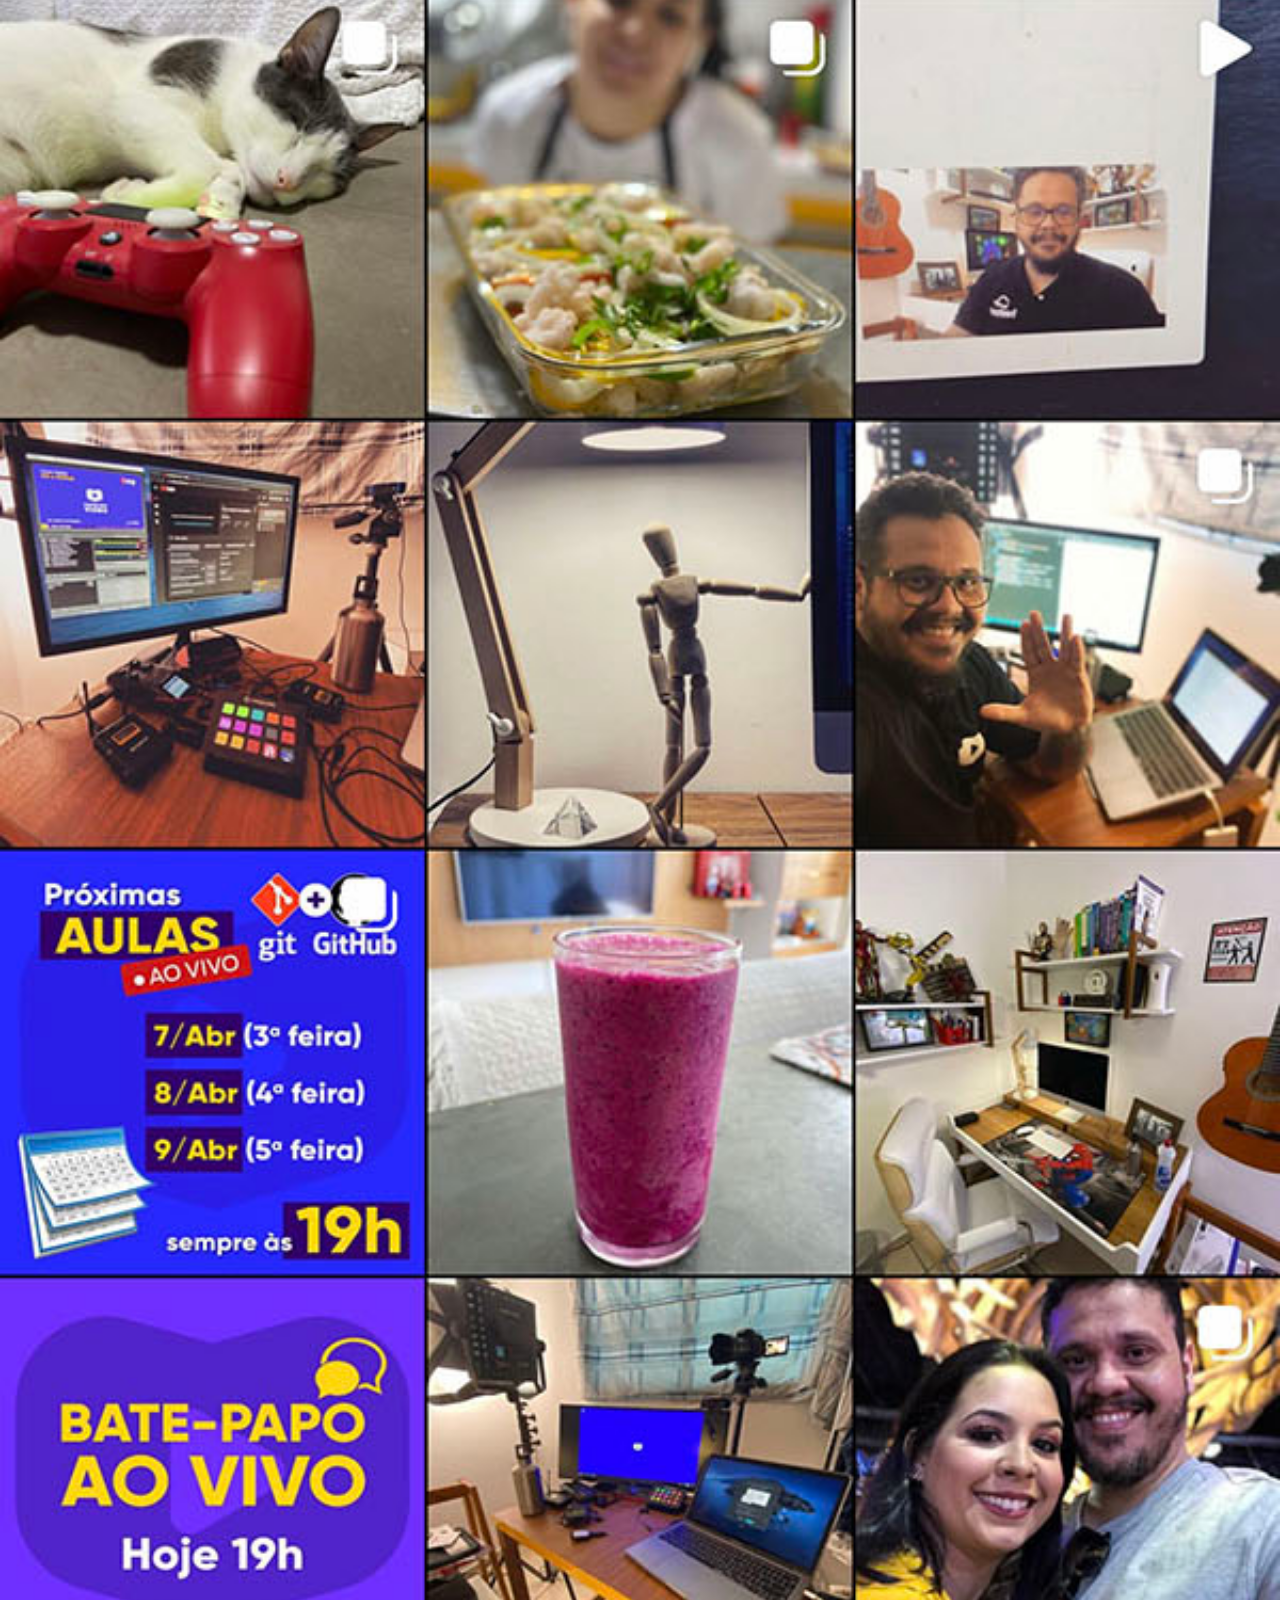
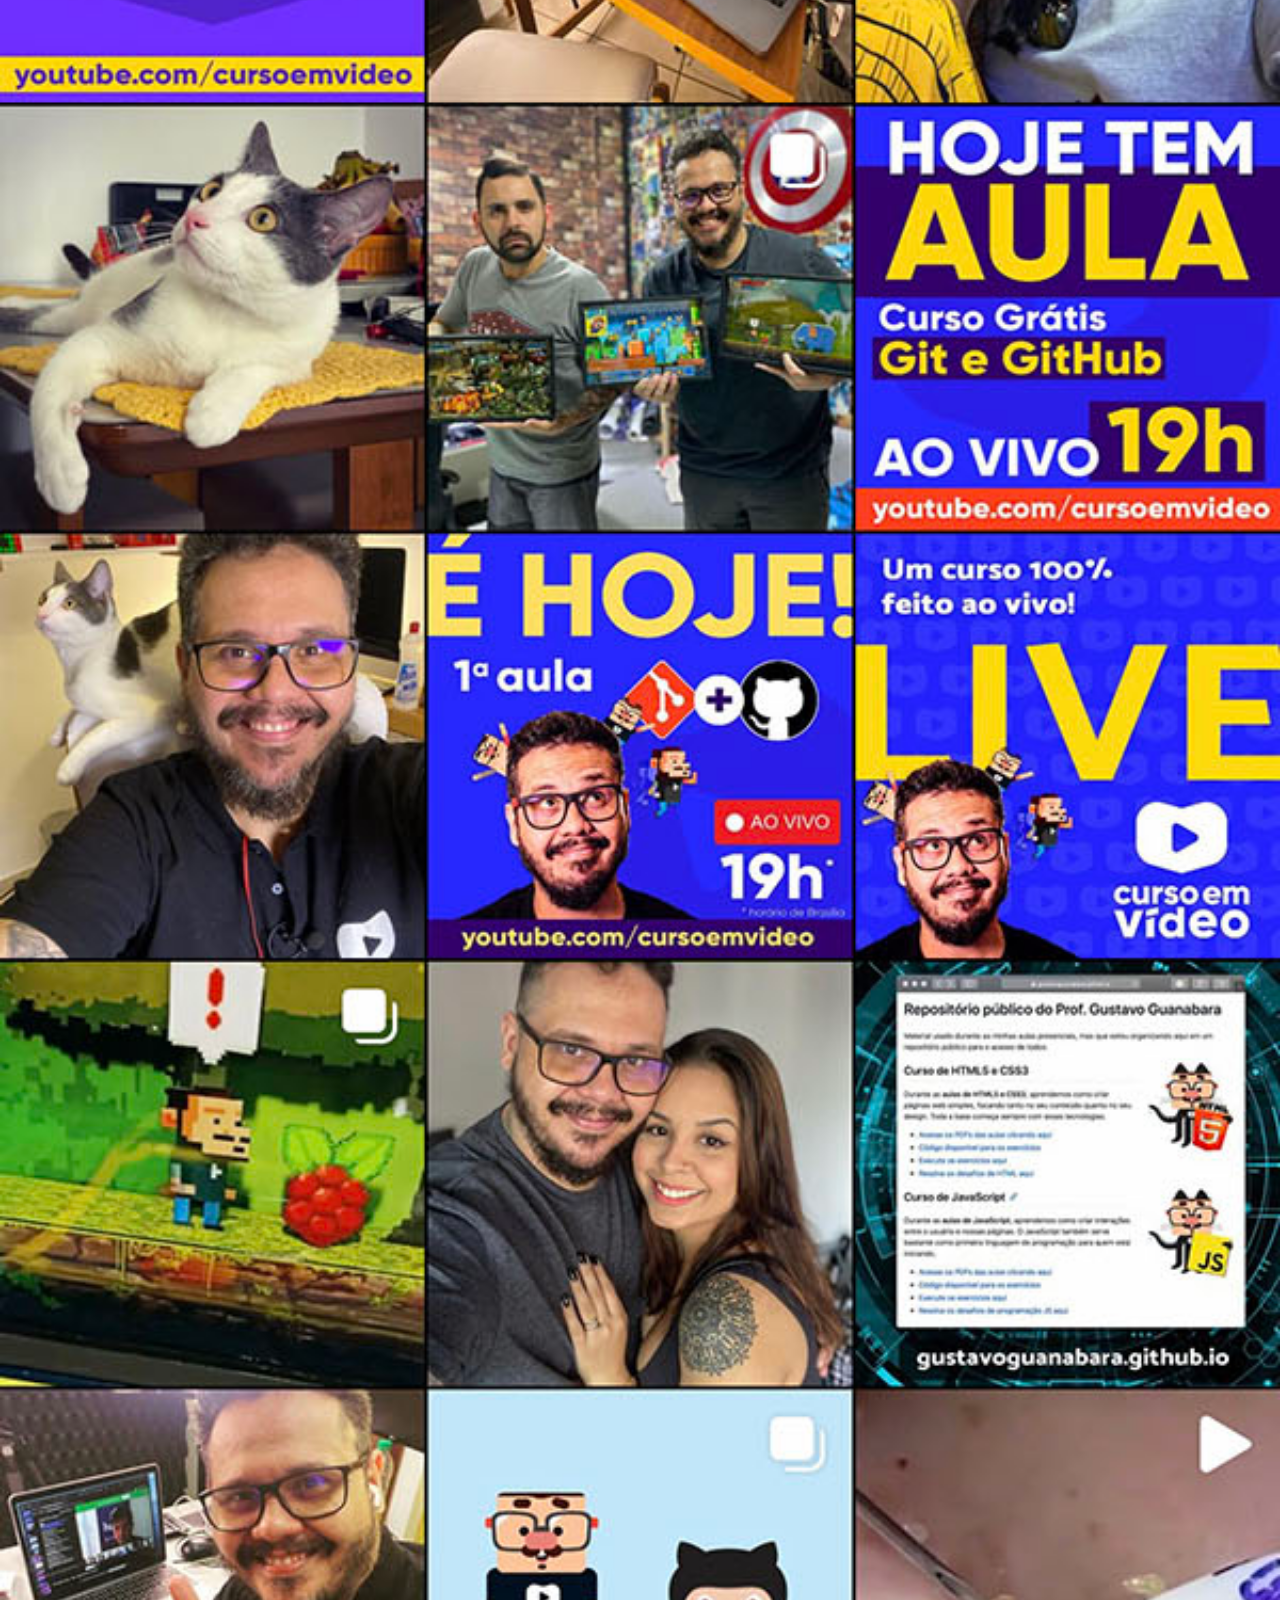
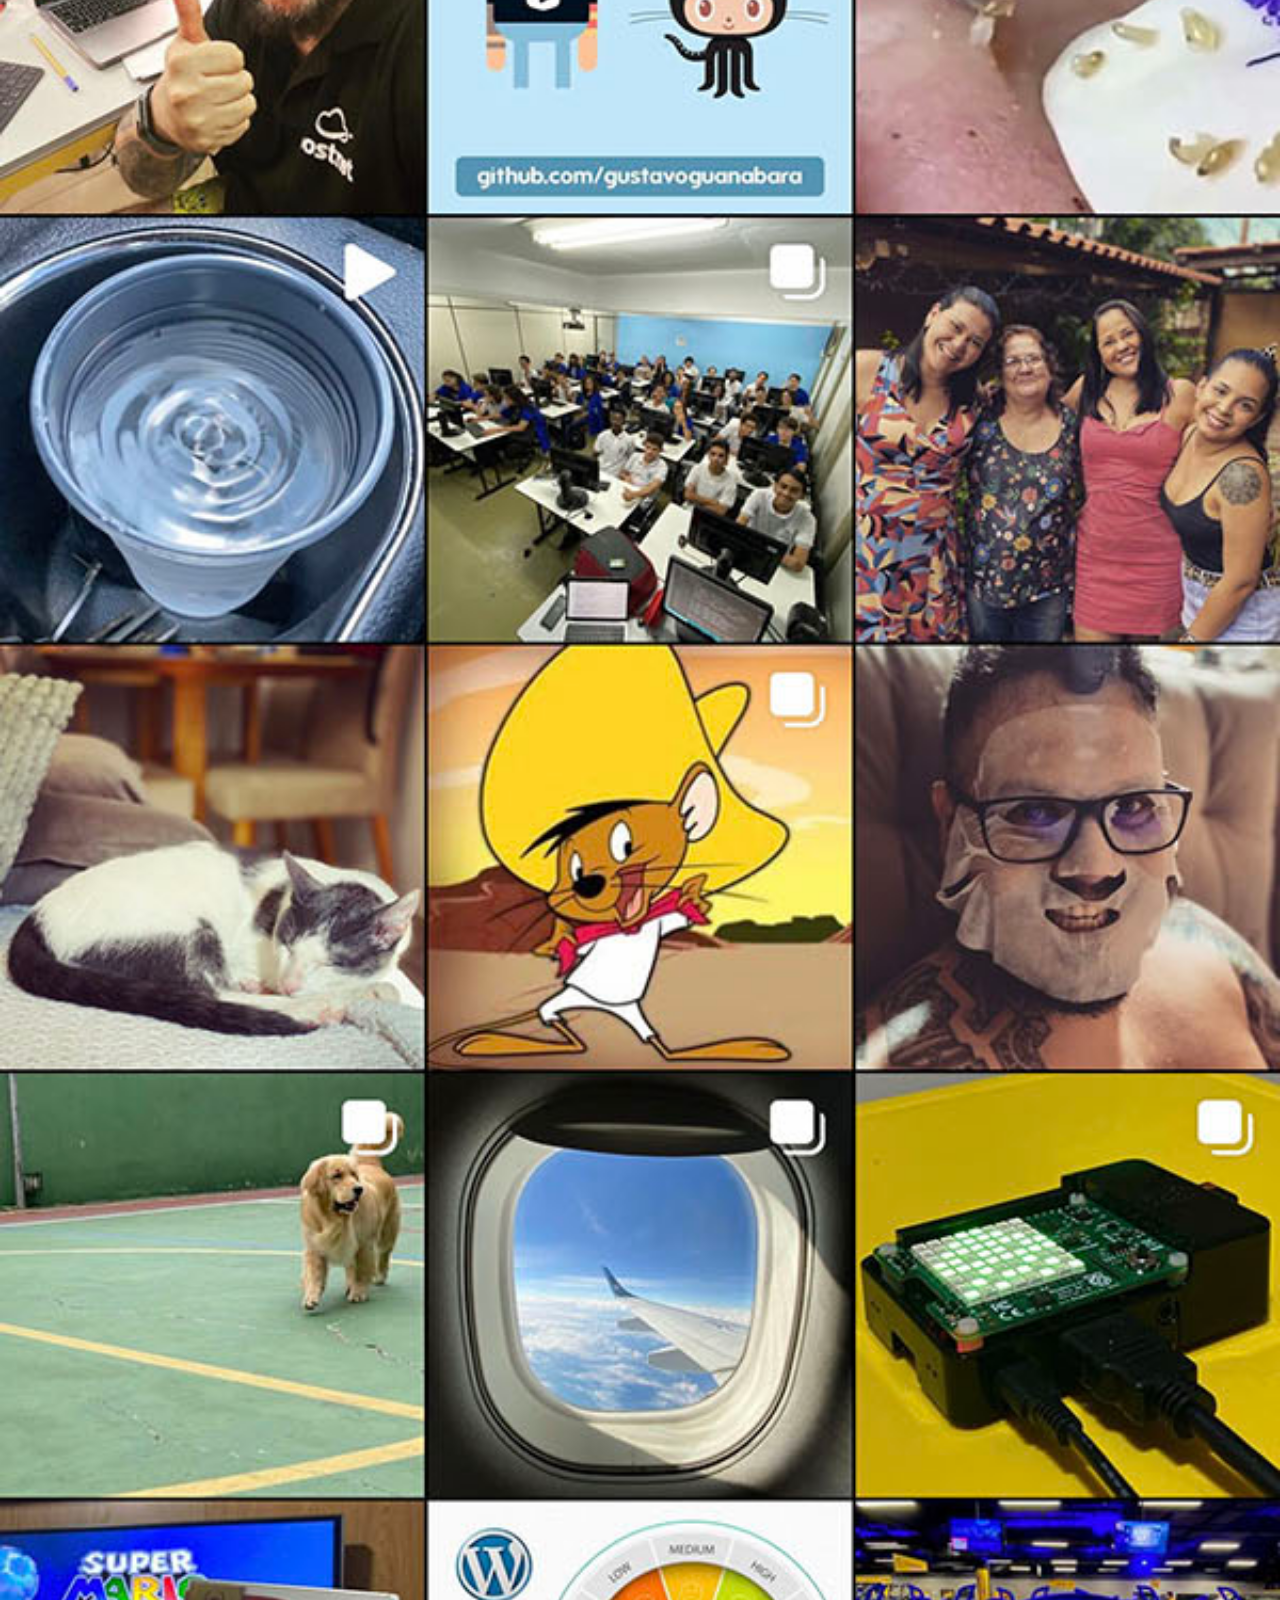
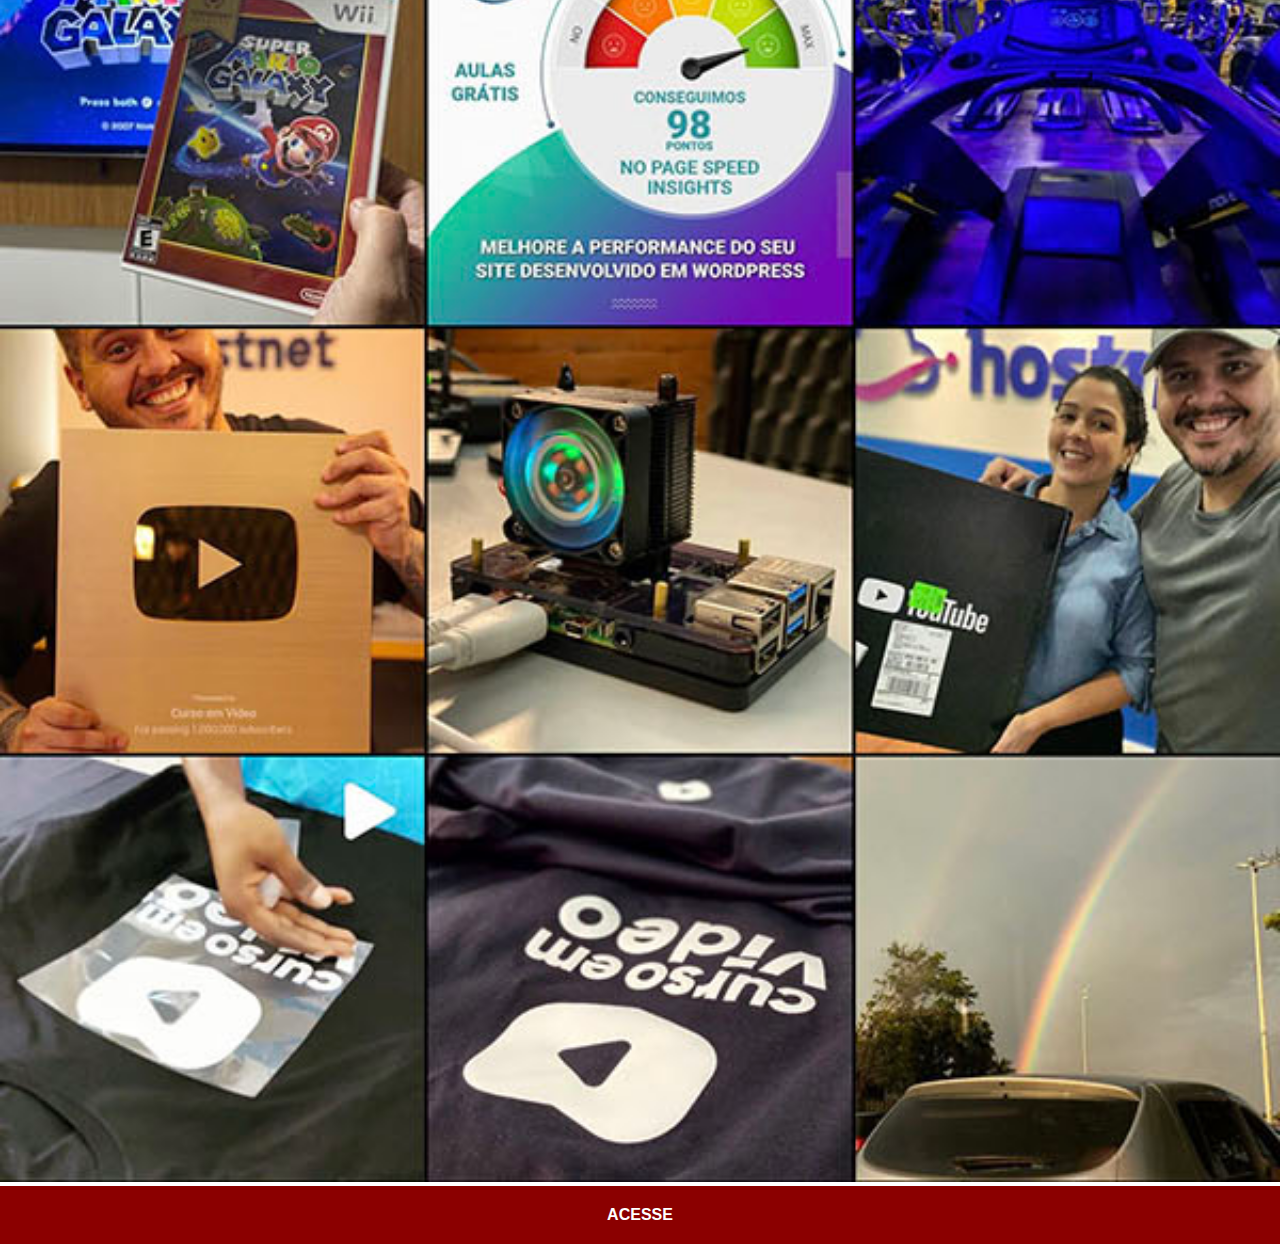
<file: instagram.html>
<!DOCTYPE html>
<html lang="en">
<head>
    <meta charset="UTF-8">
    <meta name="viewport" content="width=device-width, initial-scale=1.0">
    <title>Instagram</title>
    <link rel="stylesheet" href="style2.css">
</head>
<body>
    <img src="imagens/tela-instagram.jpg" alt="foto-instagram">
    <a href="https://www.instagram.com/cursoemvideo/" target="_blank">ACESSE</a>
</body>
</html>
</file>
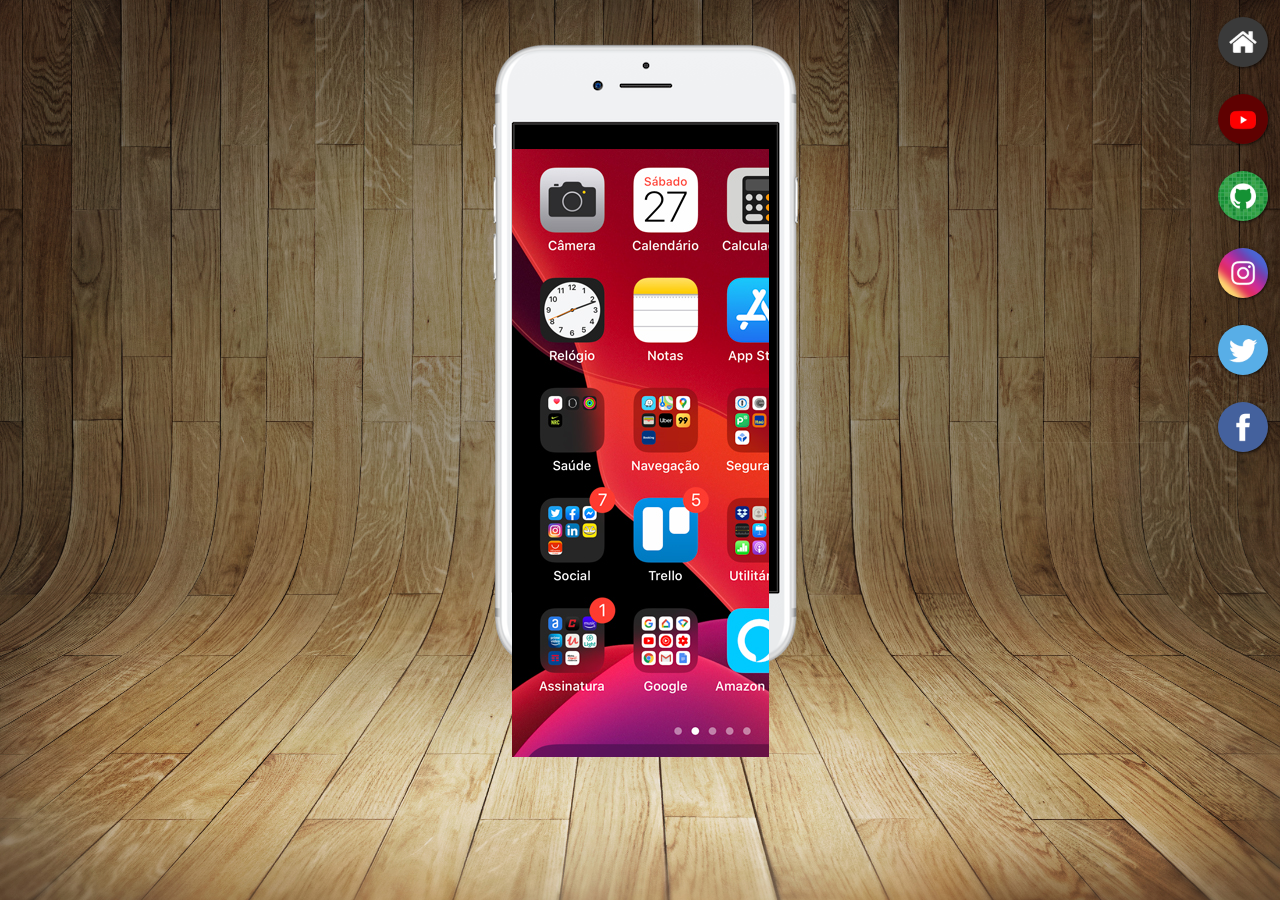
<file: meu.html>
<!DOCTYPE html>
<html lang="pt-br">
<head>
    <meta charset="UTF-8">
    <meta name="viewport" content="width=device-width, initial-scale=1.0">
    <title>Projeto Redes Sociais</title>
    <link rel="shortcut icon" href="favicon.ico" type="image/x-icon">
    <link rel="stylesheet" href="estilo.css">
</head>
<body>
    <header>
        <div class="menu">
            <a href="imagens/tela-home.jpg" target="frame"><img src="imagens/logo-home.jpg" alt="" class="logo"></a>
            <a href="imagens/tela-youtube.png" target="frame"><img src="imagens/logo-youtube.jpg" alt="" class="logo"></a>
            <a href="imagens/tela-github.jpg" target="frame"><img src="imagens/logo-github.jpg" alt="" class="logo"></a>
            <a href="imagens/tela-instagram.jpg" target="frame"><img src="imagens/logo-instagram.jpg" alt="" class="logo"></a>
            <a href="imagens/tela-twitter.jpg" target="frame"><img src="imagens/logo-twitter.jpg" alt="" class="logo"></a>
            <a href="imagens/tela-facebook.jpg" target="frame"><img src="imagens/logo-facebook.jpg" alt="" class="logo"></a>
        </div>
    </header>
    
    
    <img src="imagens/frame-iphone.png" alt="Foto Celular" class="imgcelular">

    <iframe src="imagens/tela-home.jpg" frameborder="0" name="frame" scrolling="no"></iframe>
</body>
</html>
</file>
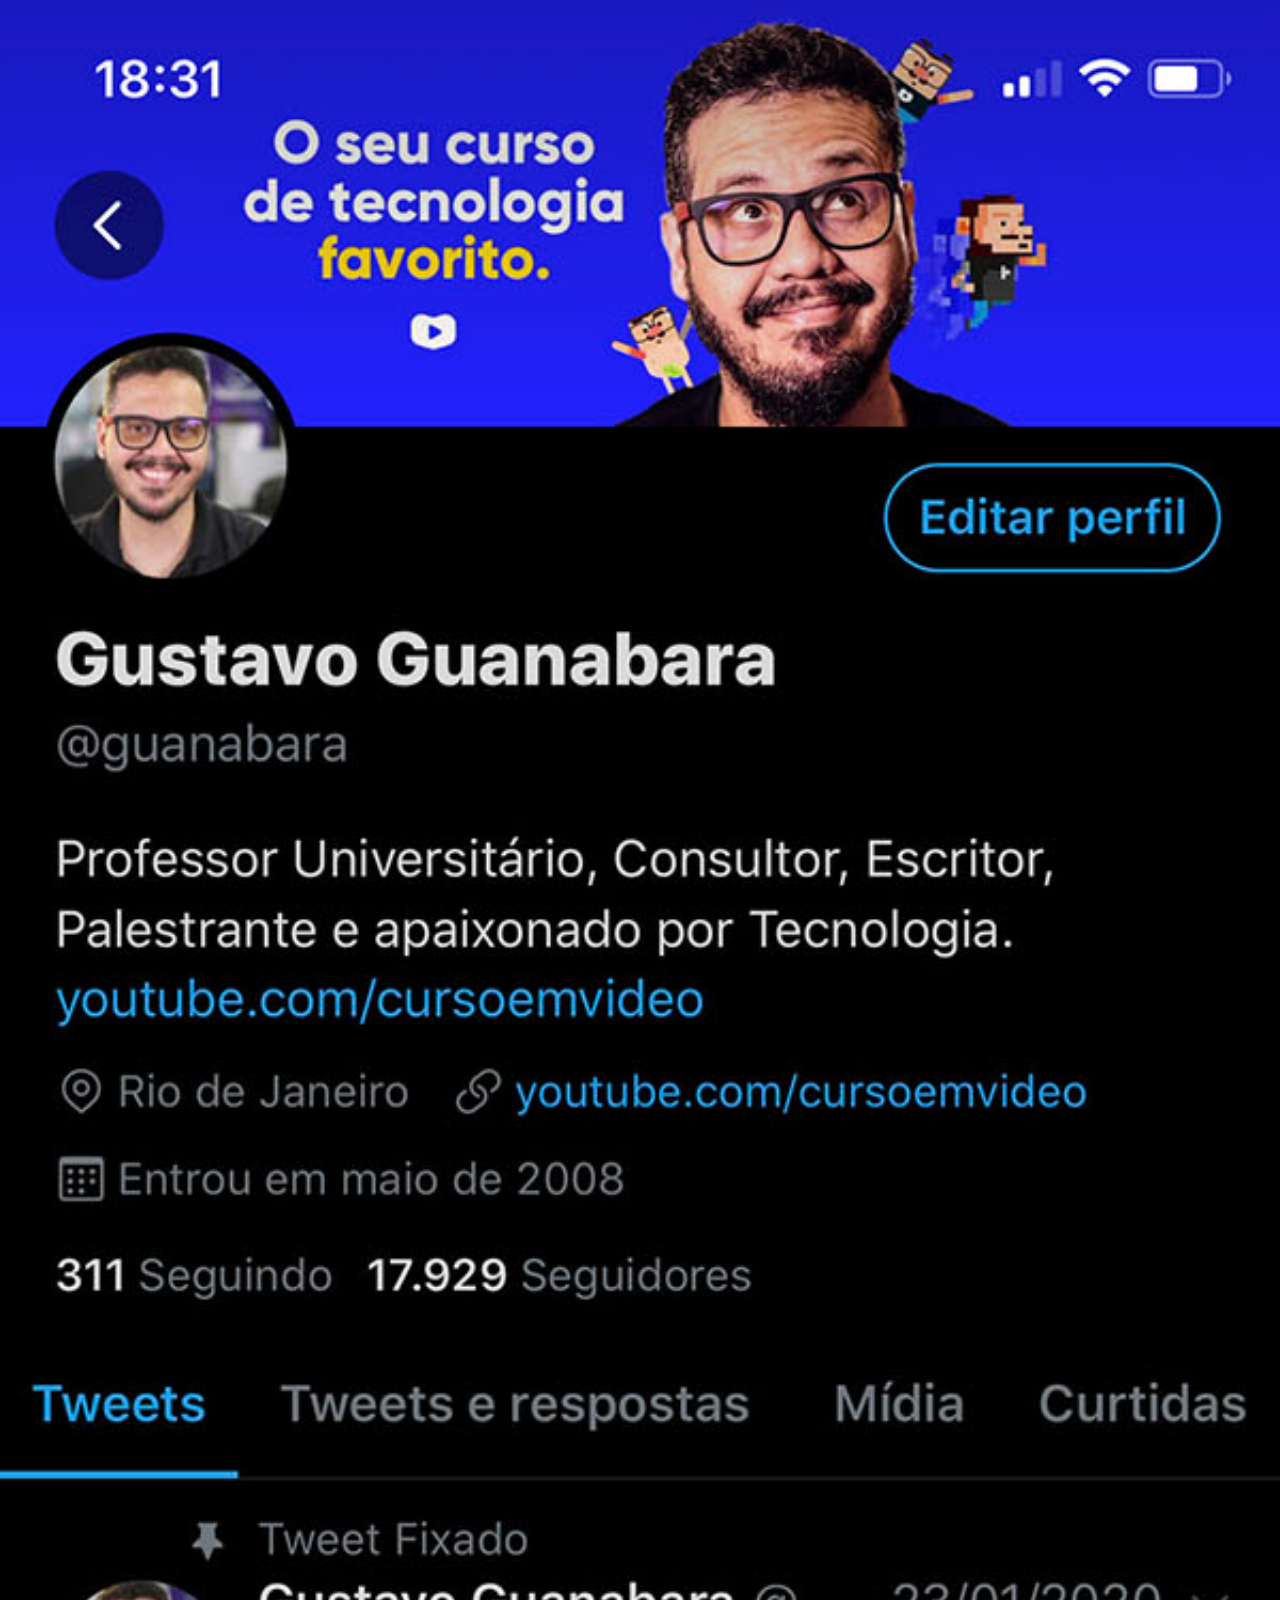
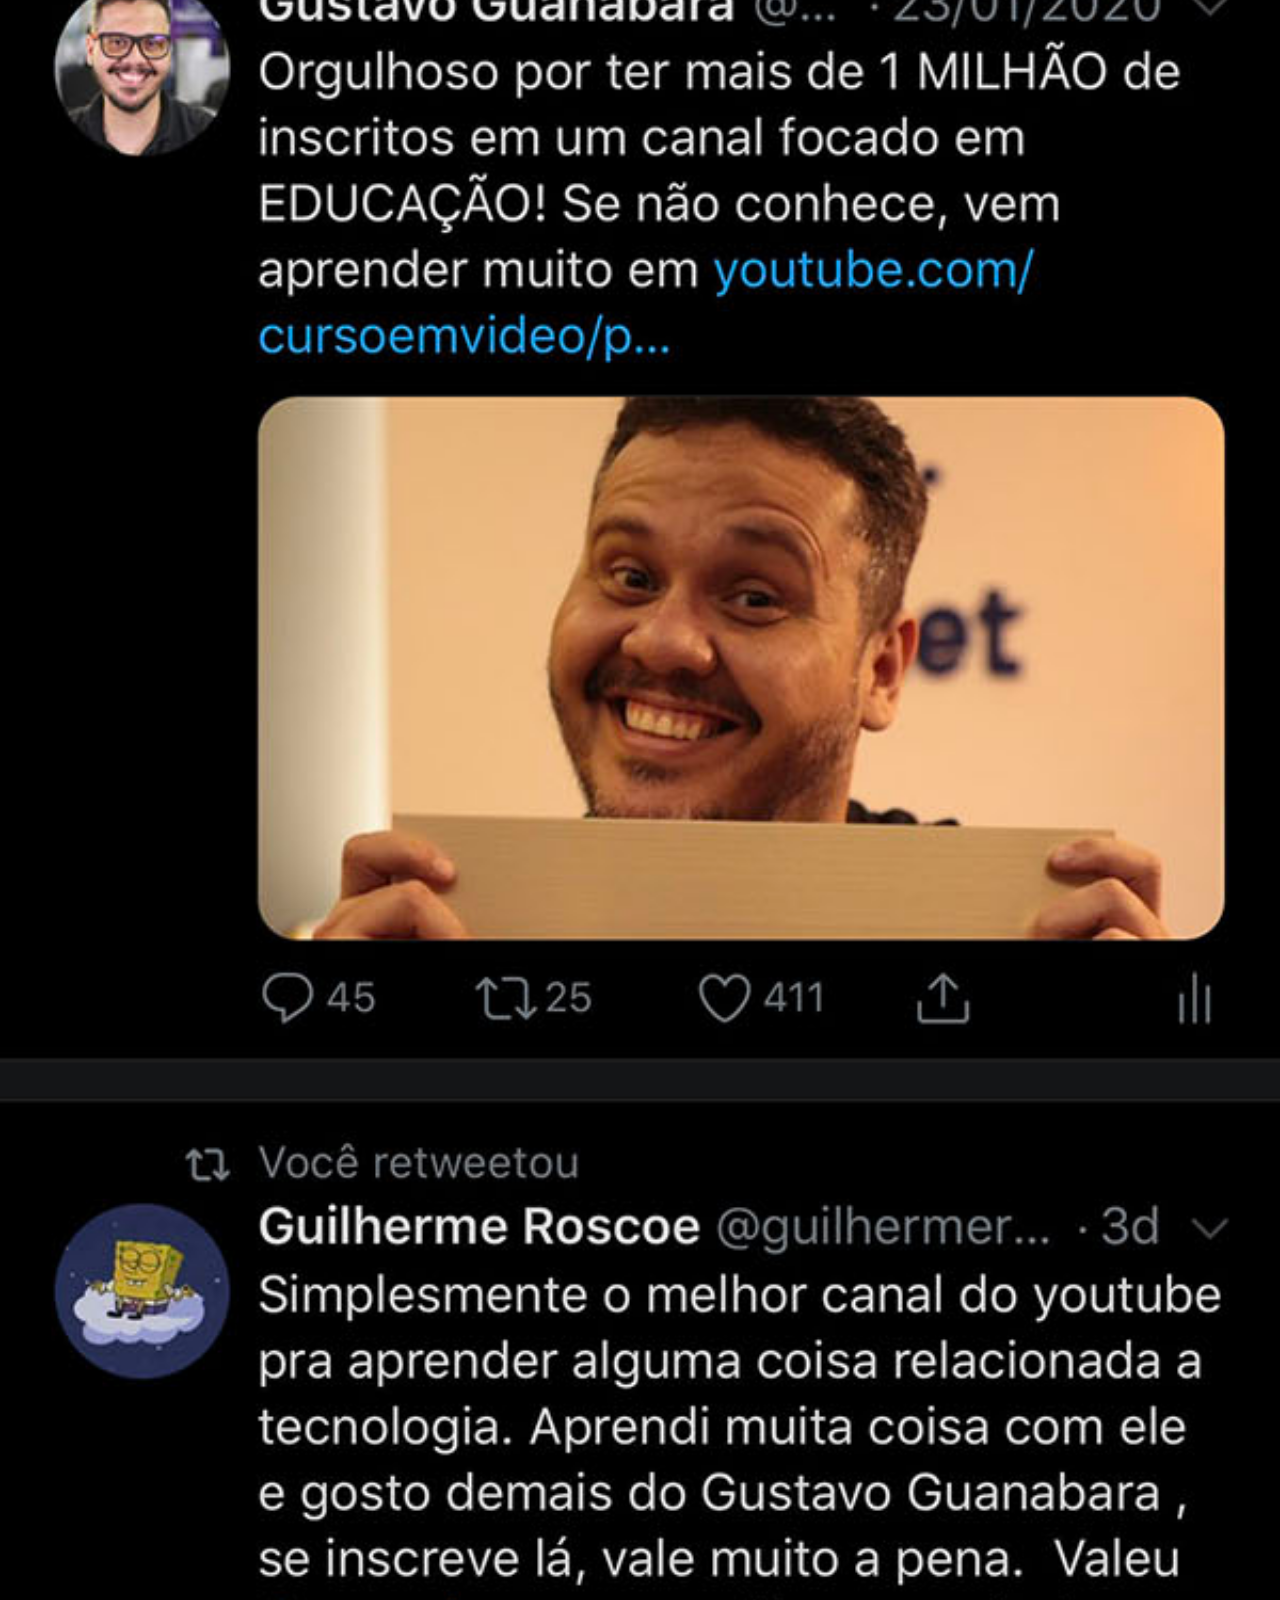
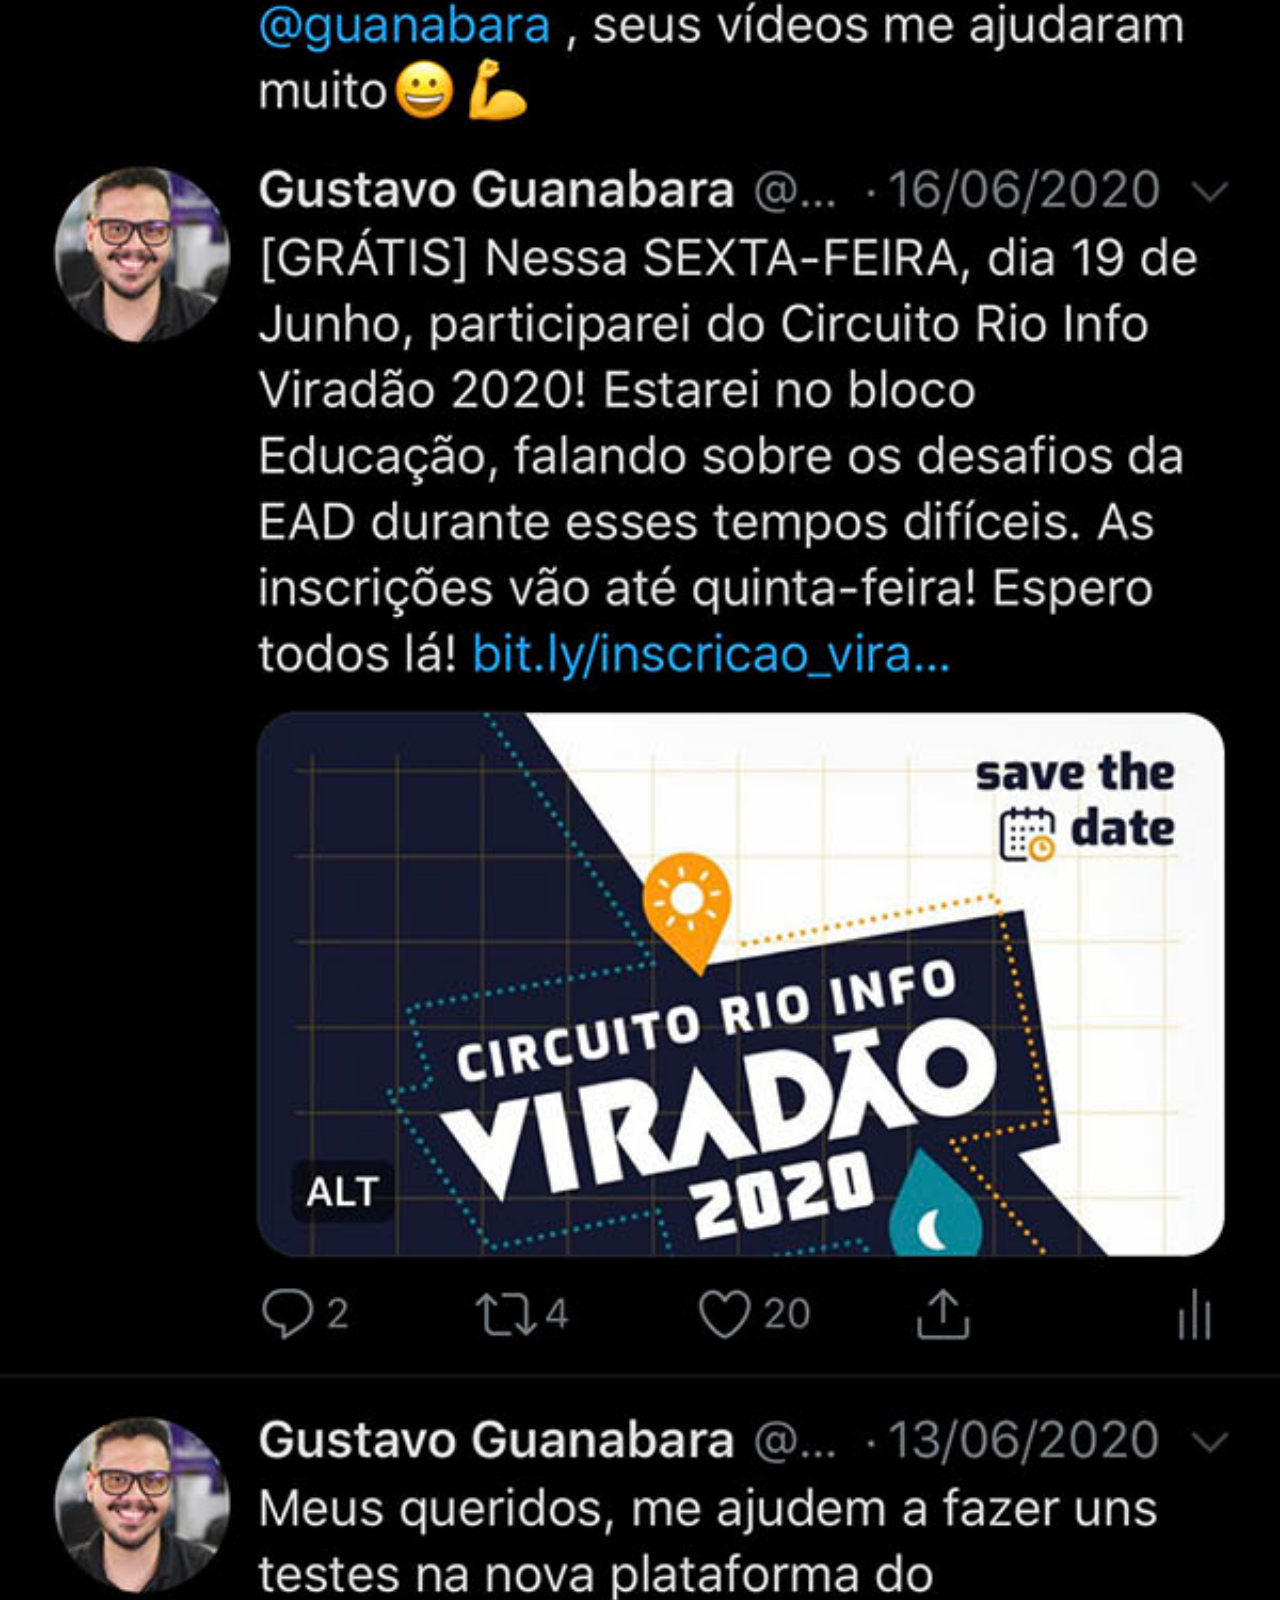
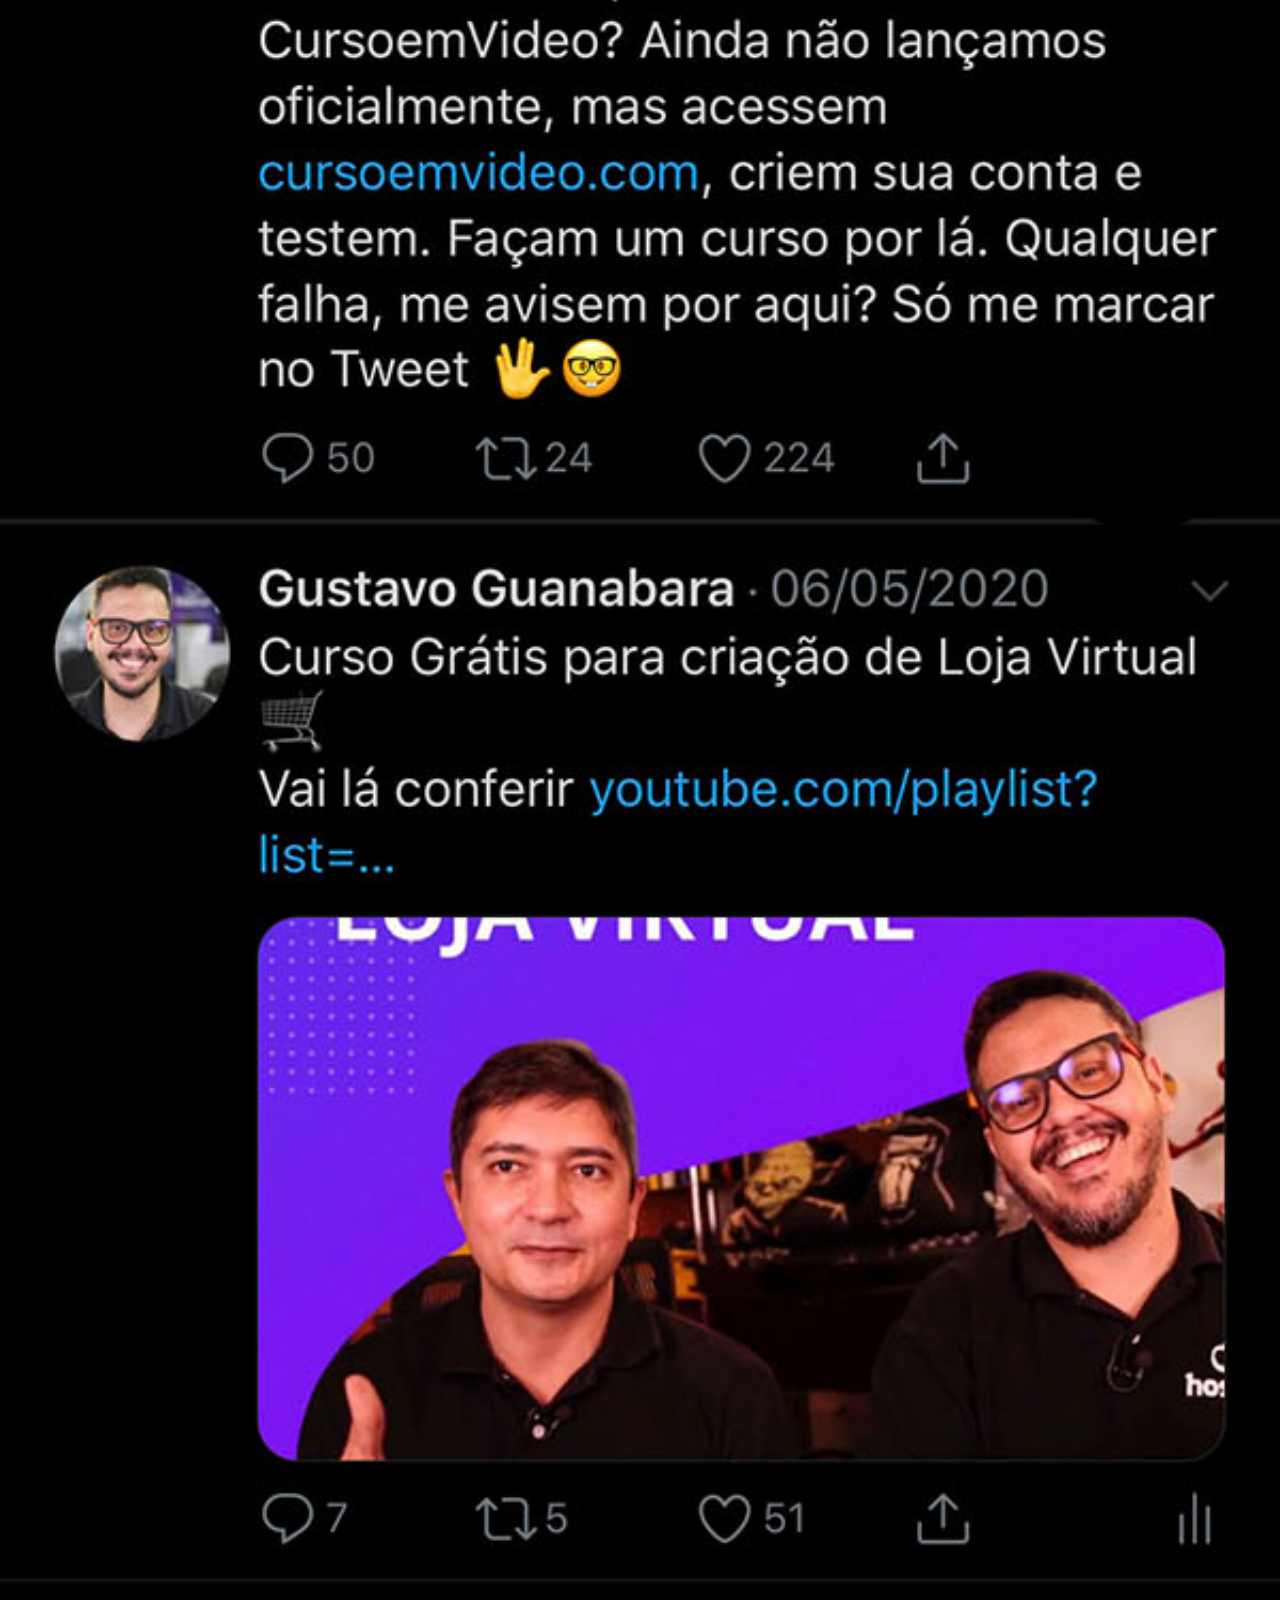
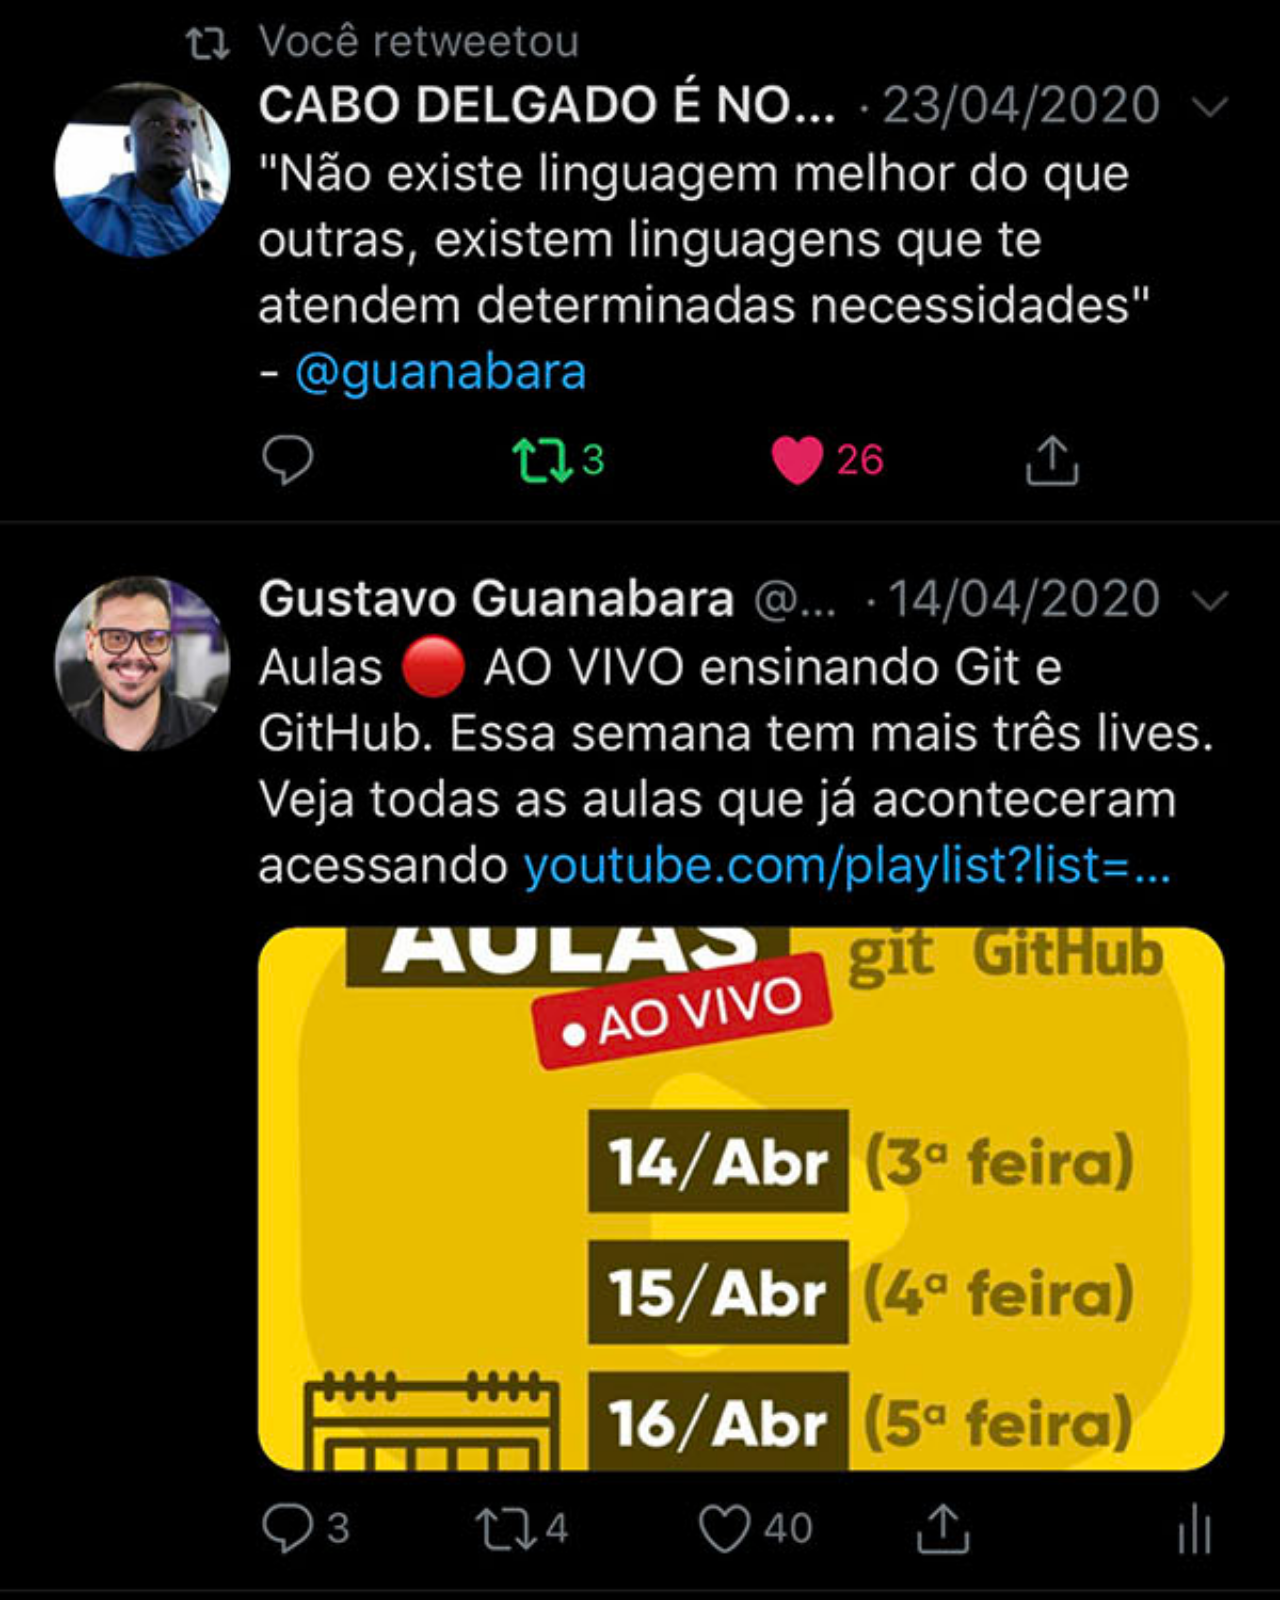
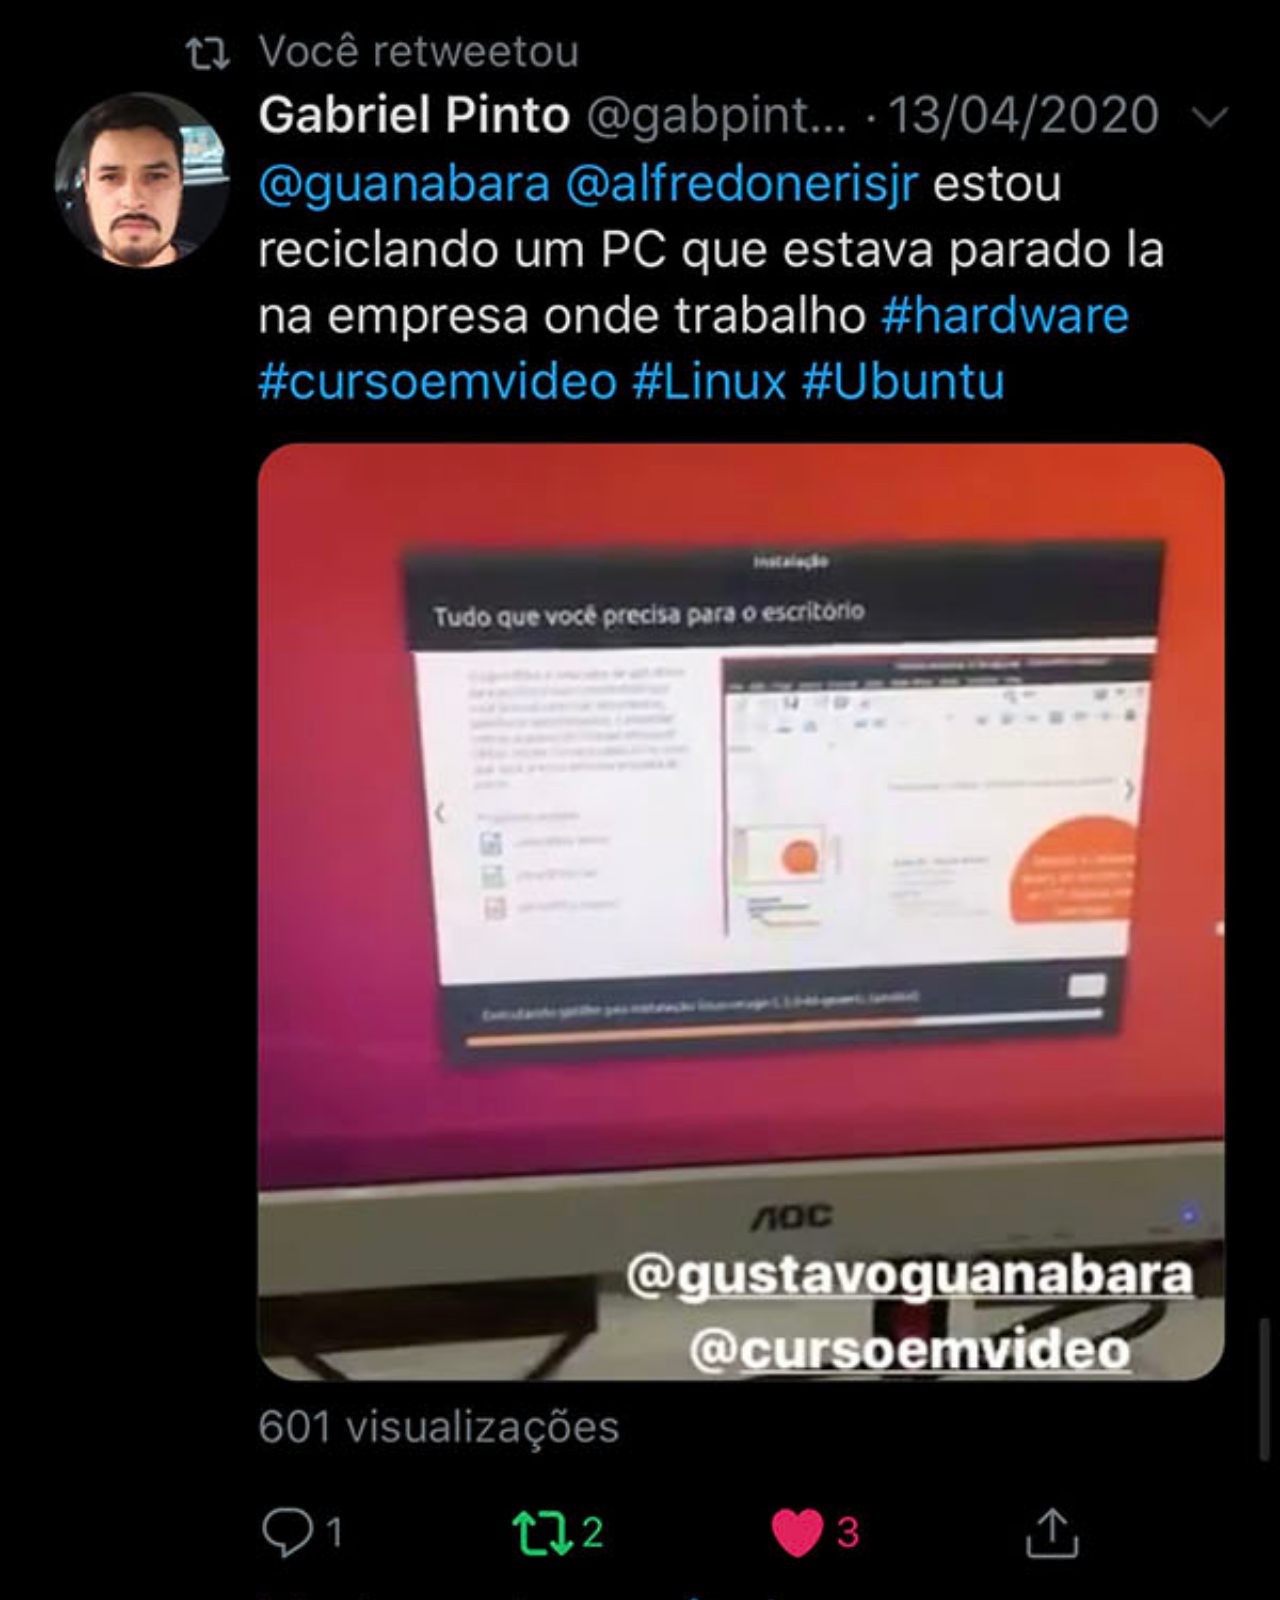
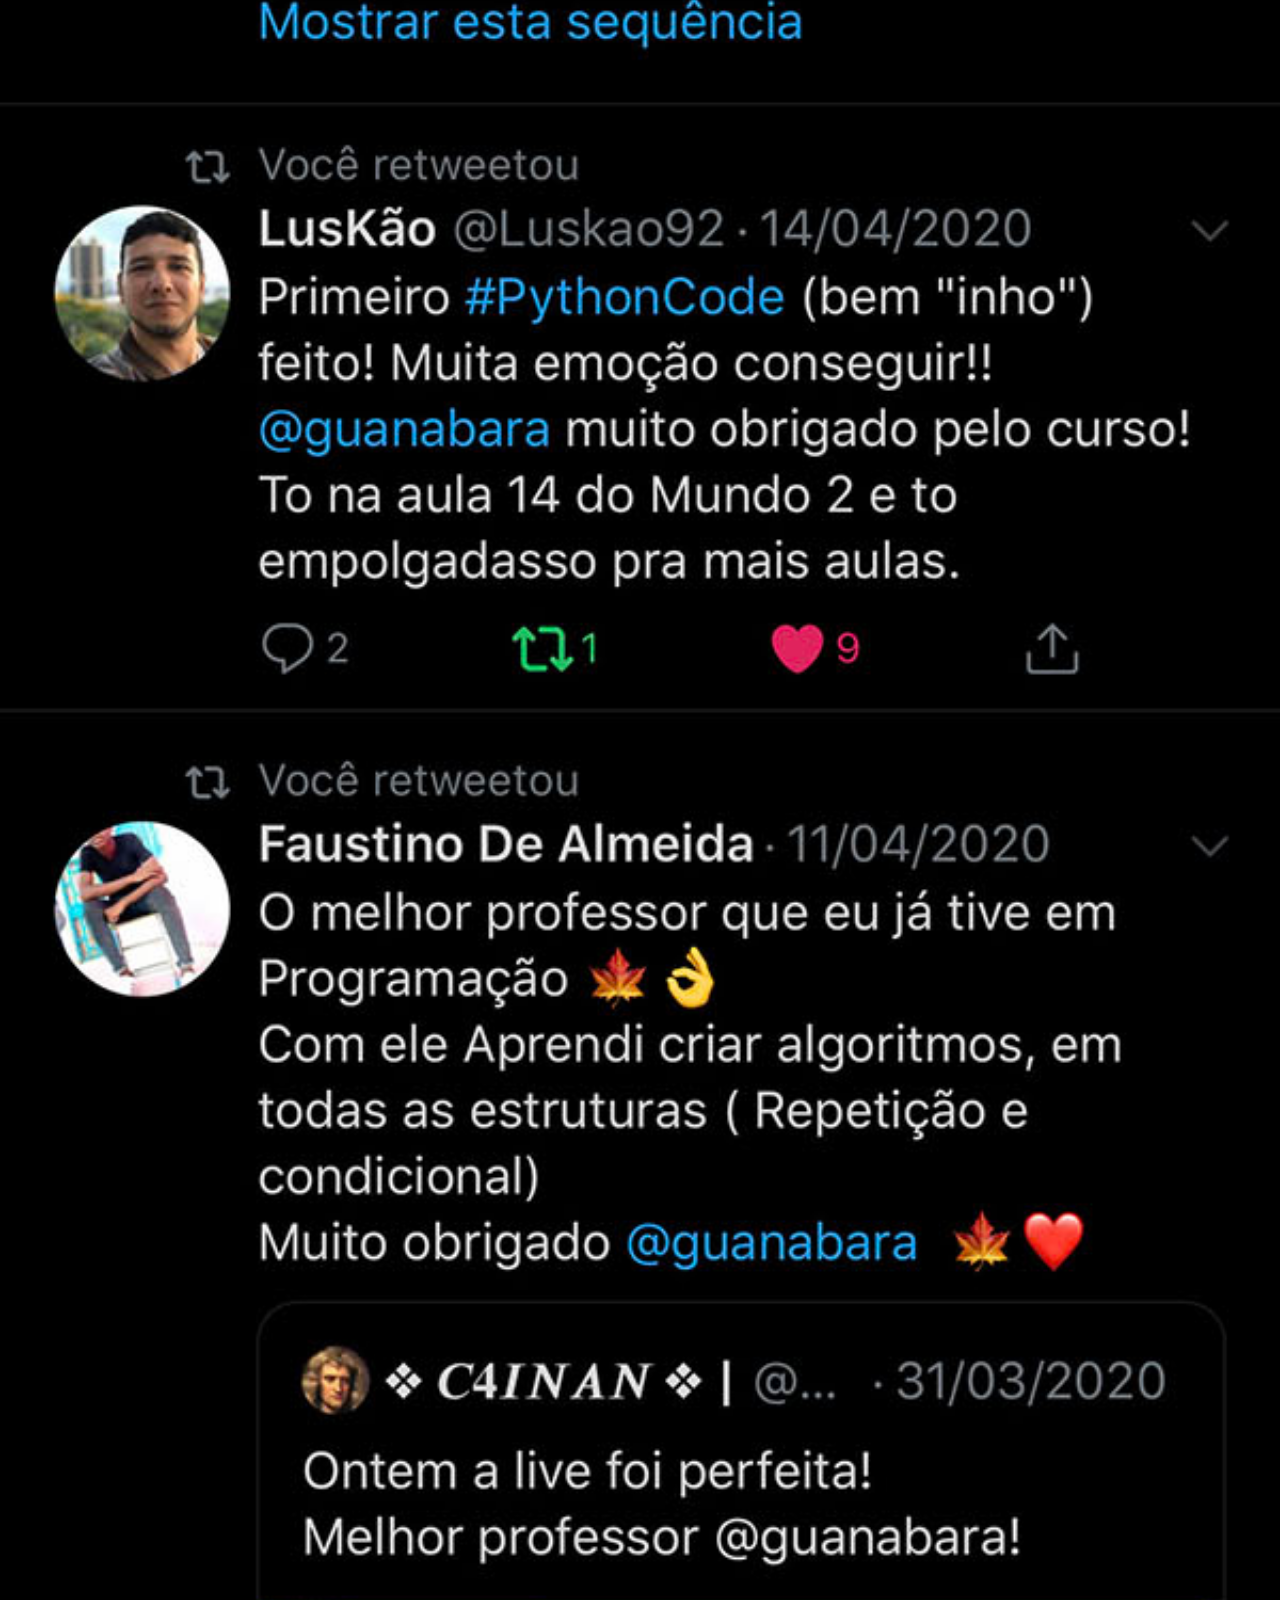
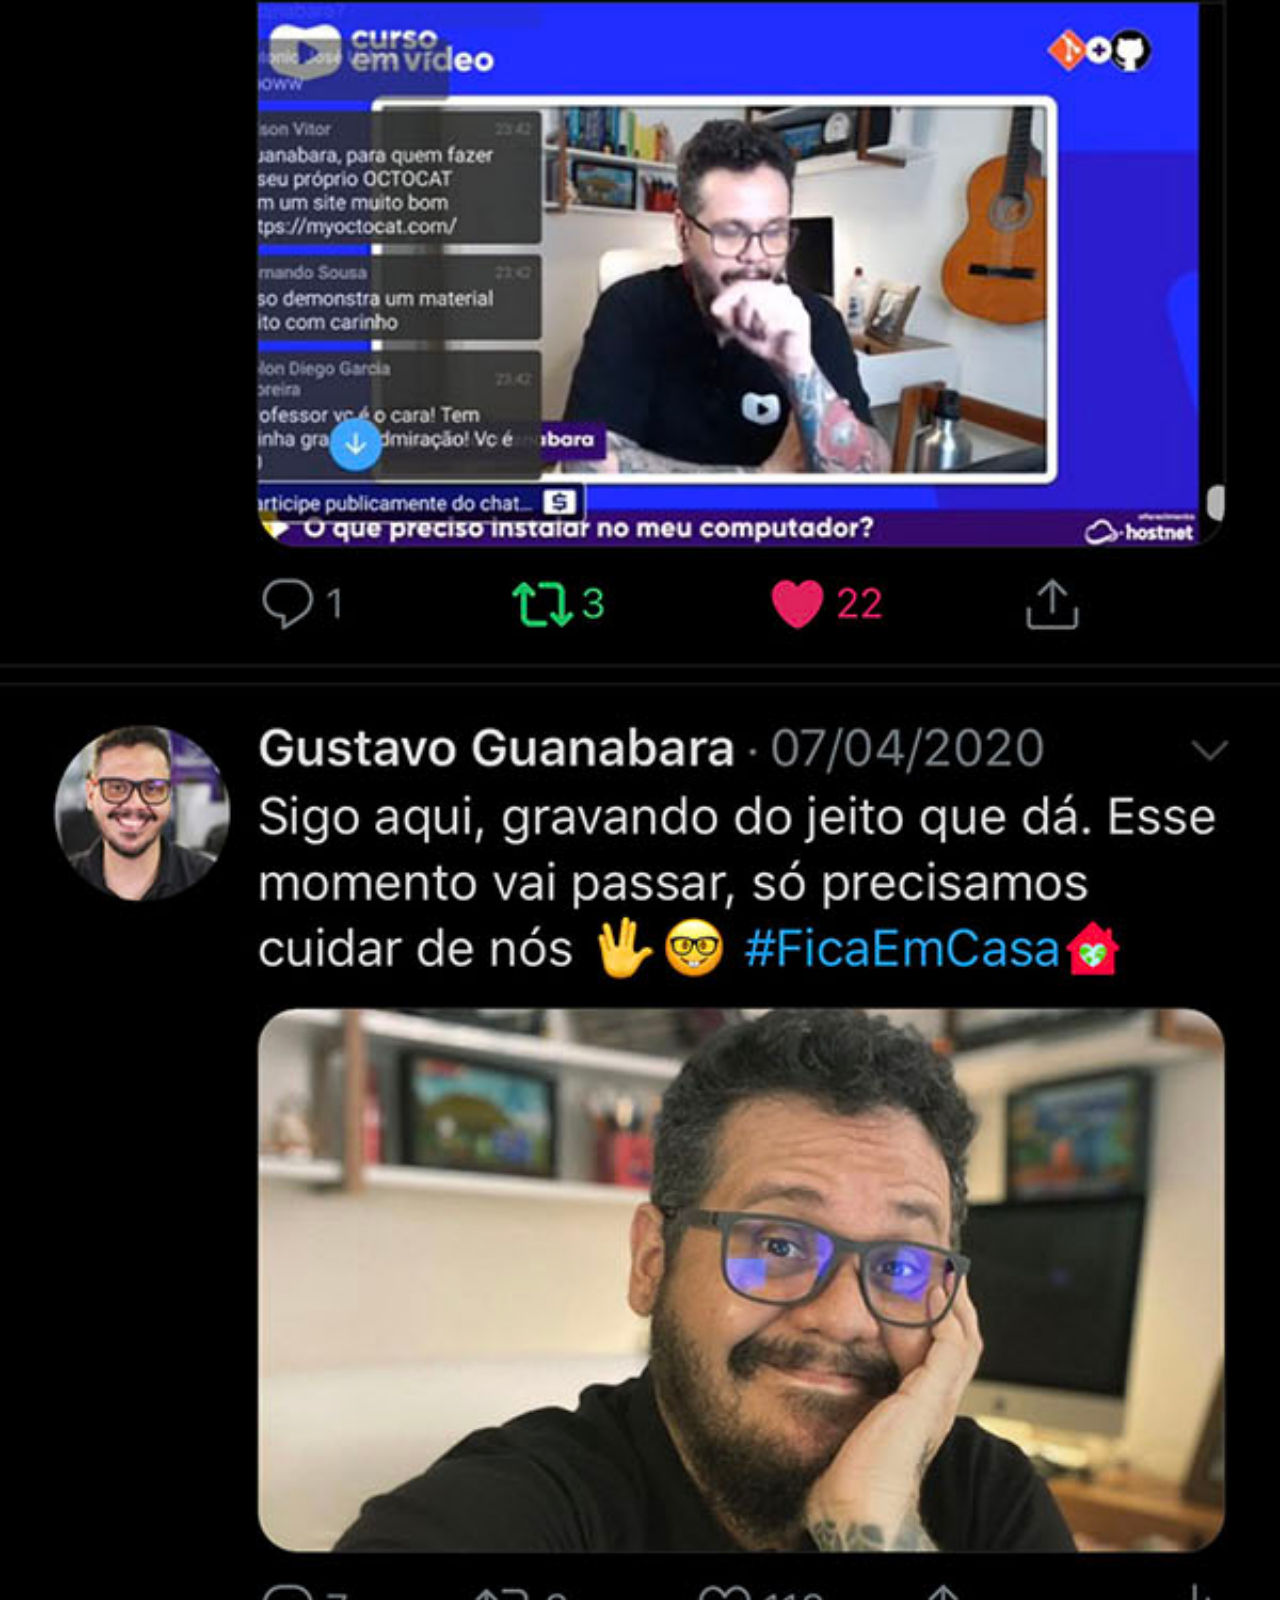
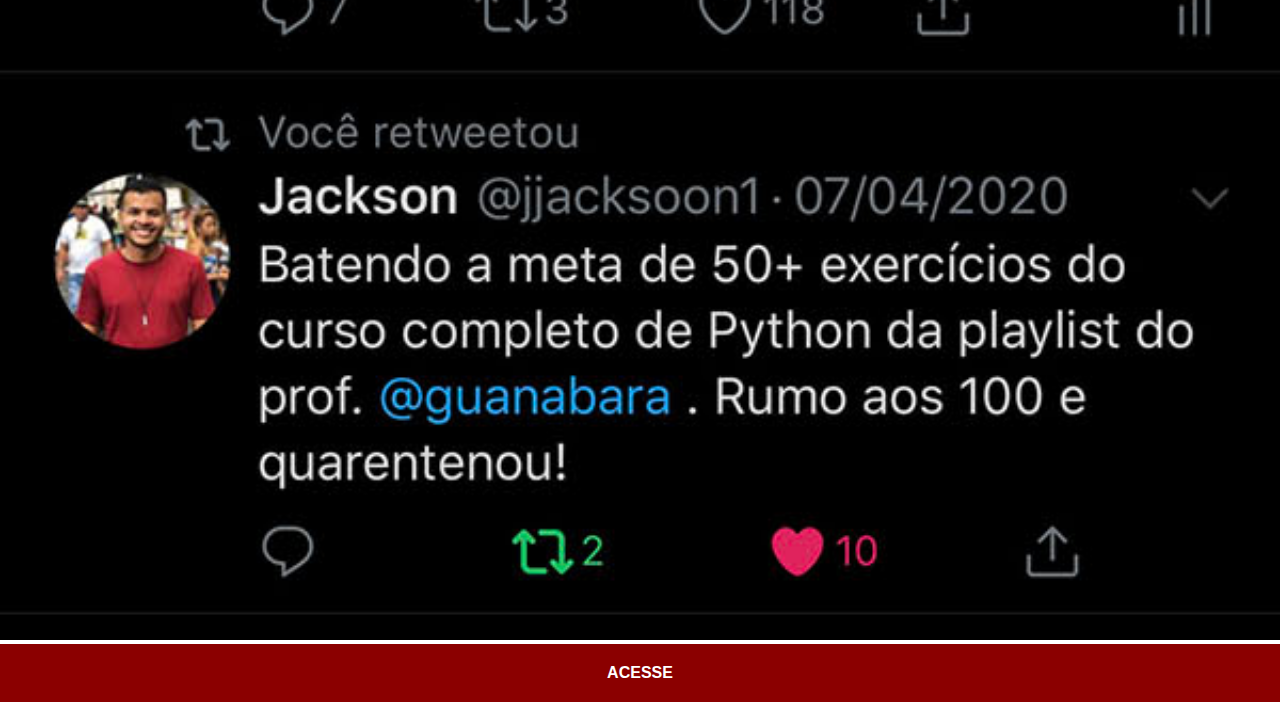
<file: twitter.html>
<!DOCTYPE html>
<html lang="en">
<head>
    <meta charset="UTF-8">
    <meta name="viewport" content="width=device-width, initial-scale=1.0">
    <title>Twitter</title>
    <link rel="stylesheet" href="style2.css">
</head>
<body>
    <img src="imagens/tela-twitter.jpg" alt="foto-twitter">
    <a href="https://www.twitter.com/guanabara/" target="_blank">ACESSE</a>
</body>
</html>
</file>
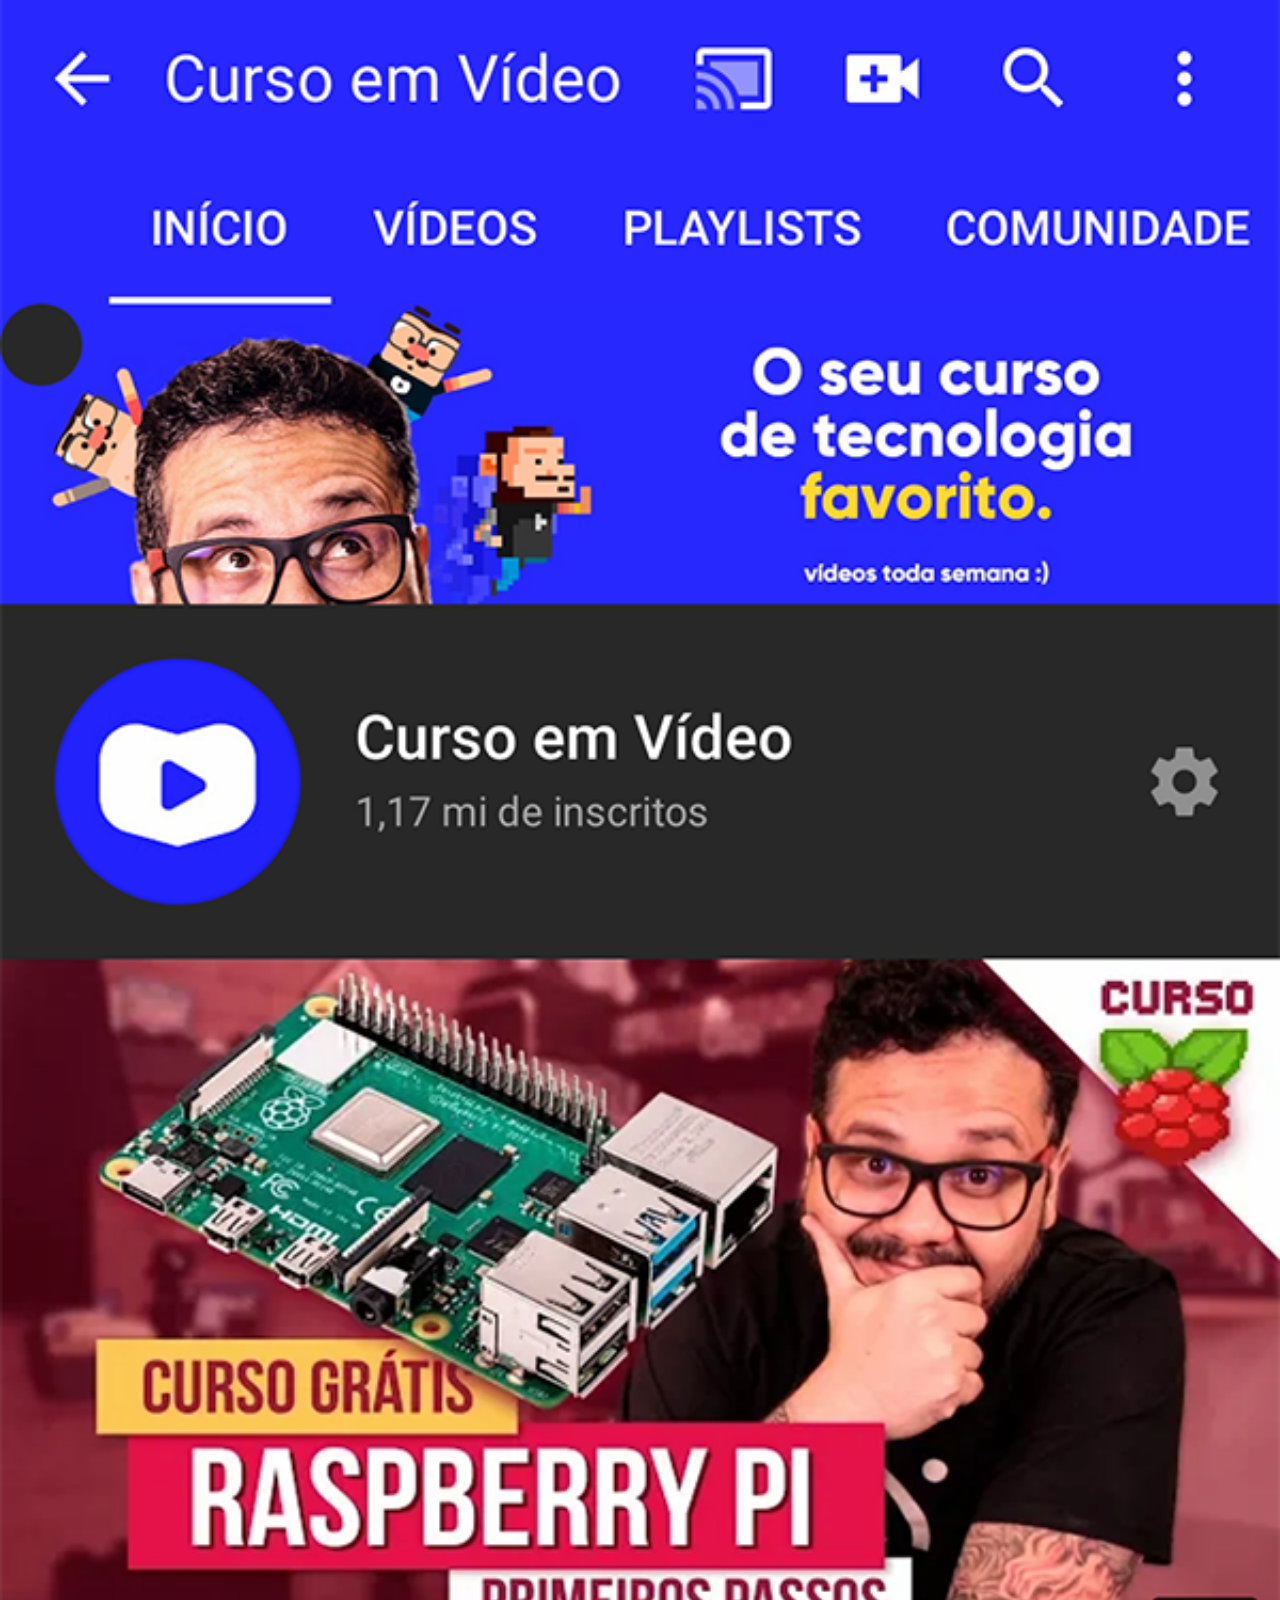
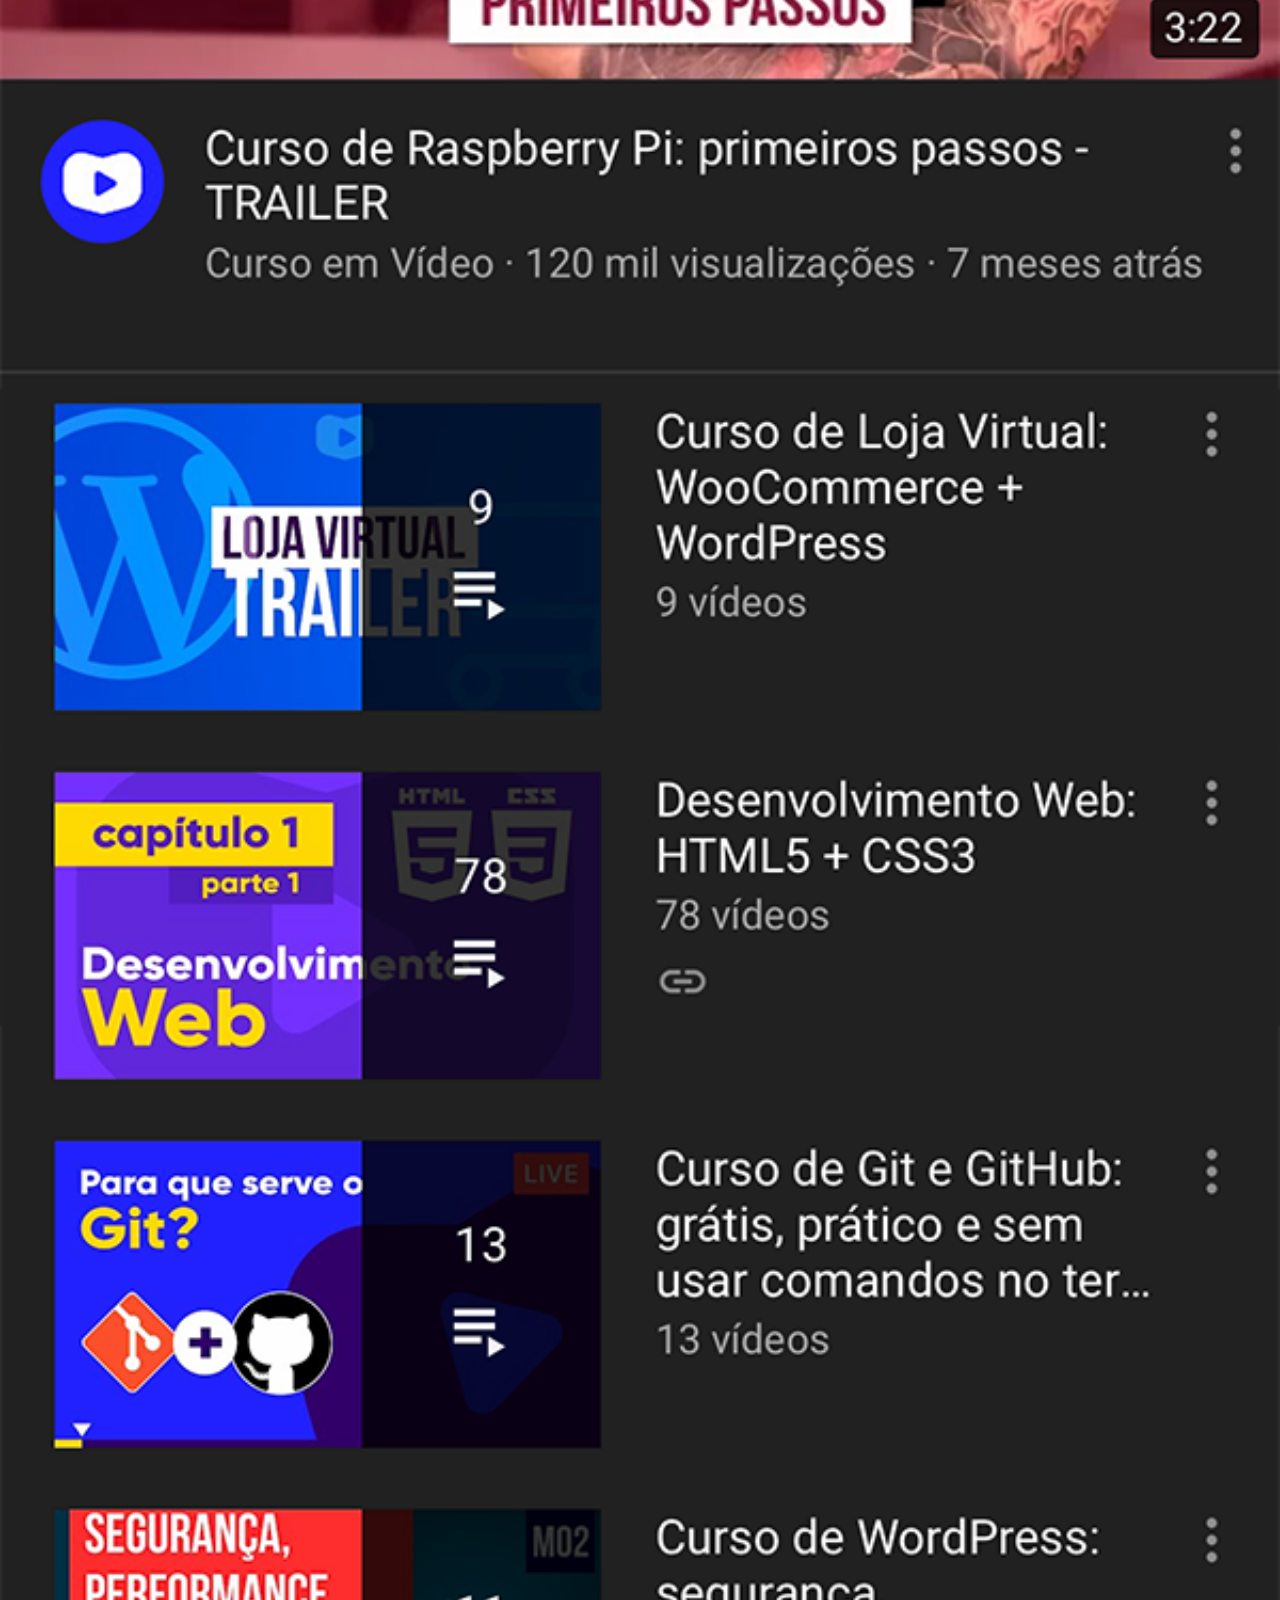
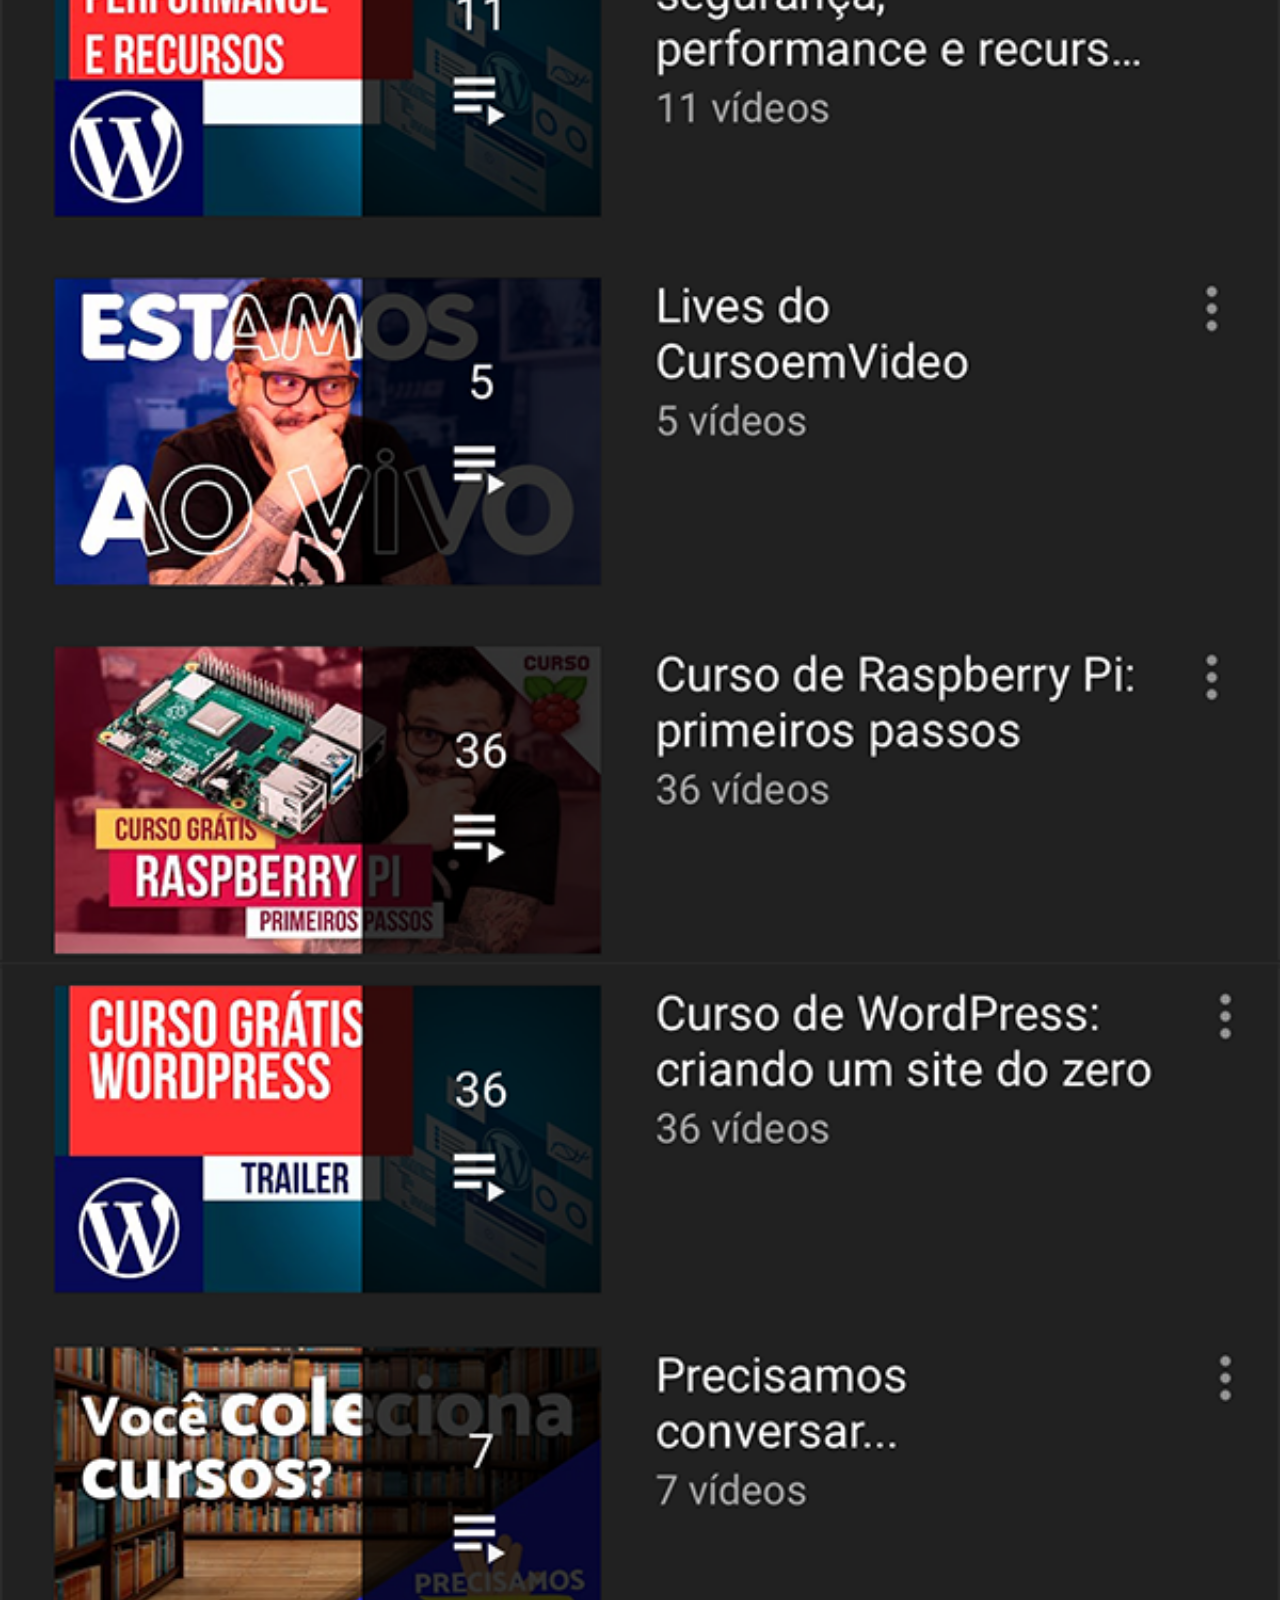
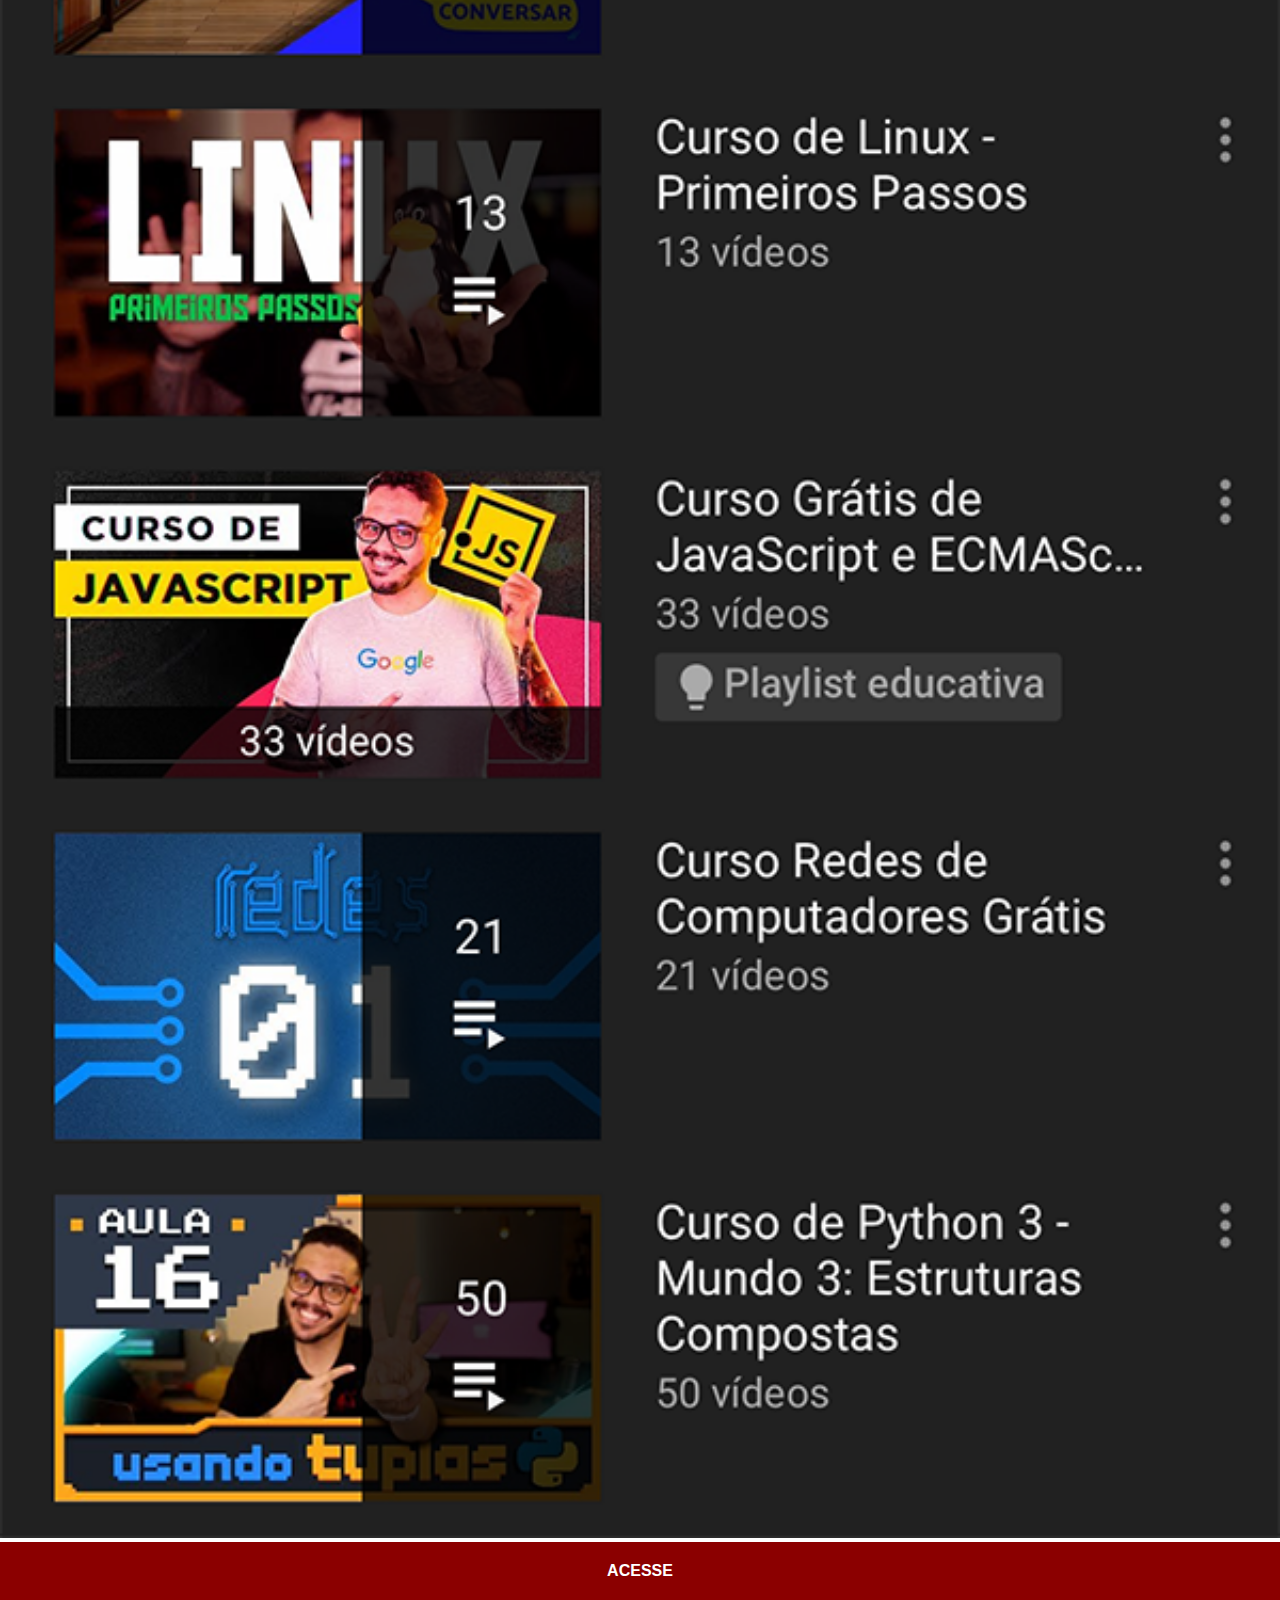
<file: youtube.html>
<!DOCTYPE html>
<html lang="en">
<head>
    <meta charset="UTF-8">
    <meta name="viewport" content="width=device-width, initial-scale=1.0">
    <title>Youtube</title>
    <link rel="stylesheet" href="style2.css">
</head>
<body>
    <img src="imagens/tela-youtube.png" alt="foto-youtube">
    <a href="https://www.youtube.com/cursoemvideo/" target="_blank">ACESSE</a>
</body>
</html>
</file>
<file: style.css>
@charset "UTF-8";

*{
    margin: 0px;
    padding: 0px;
    font-family: Arial, Helvetica, sans-serif;
}

html, body{
    height: 100vh;
    width: 100vw;
    background-color: black;
    
}

body{
    background: black url(imagens/fundo-madeira.jpg) top center no-repeat fixed;
    background-size: cover;
}


main{
    position: relative;
    height: 100vh;
}

#telefone{
    position: absolute;
    top: 50%;
    left: 50%;
    transform: translate(-50%, -50%);
    height: 627px;
    width: 311px;
    background: url(imagens/frame-iphone.png) no-repeat;
}

#tela{
    position: relative;
    top: 80px;
    left: 20px;
    width: 269px;
    height: 471px;
}

.logo{
    width: 50px;
    height: 50px;
    border-radius: 50%;
    margin: 10px;
    box-shadow: 1px 1px 3px 0px rgba(0, 0, 0, 0.664);
    box-sizing: border-box;
}


#menu{
    text-align: right;
}


#menu img:hover{
    border: 2px solid rgba(255, 255, 255, 0.664);
    transform: translate(-3px, -3px);
    box-shadow: 3px 3px 5px 2px rgba(0, 0, 0, 0.664);
    transition: transform 0.5s, border 1s;
}
</file>
<file: style2.css>
@charset "UTF-8";

*{
    margin: 0px;
    padding: 0px;
    font-family: Arial, Helvetica, sans-serif;
}

::-webkit-scrollbar{
    width: 0px;
    height: 0px;
}


img{
    width: 100vw;
}

a{
    display: block;
    background-color: darkred;
    padding: 20px;
    text-align: center;
    font-weight: bolder;
    text-decoration: none;
    color: white;
}

a:hover{
    background-color: rgb(180, 0, 0);
}
</file>
<file: estilo.css>
@charset "UTF-8";

body{
    background: black url(imagens/fundo-madeira.jpg) top center no-repeat fixed;
    background-size: cover;
}

.imgcelular{
    position: absolute;
    display: block;
    margin: auto;
    margin-top: 3.8vh;
    left: 38.3%;
}

iframe{
    position: absolute;
    left: 40%;
    top: 16.5vh;
    width: 20.1vw;
    height: 67.5vh;
    border: none;
}

.logo{
    width: 50px;
    height: 50px;
    border-radius: 50%;
    display: flex;
    margin-bottom: 3vh;
    box-shadow: 1px 1px 3px 0px rgba(0, 0, 0, 0.664);
}

.menu{
    float: right;
    margin-top: 1vh;
    margin-right: 0.3vw;
}
</file>
